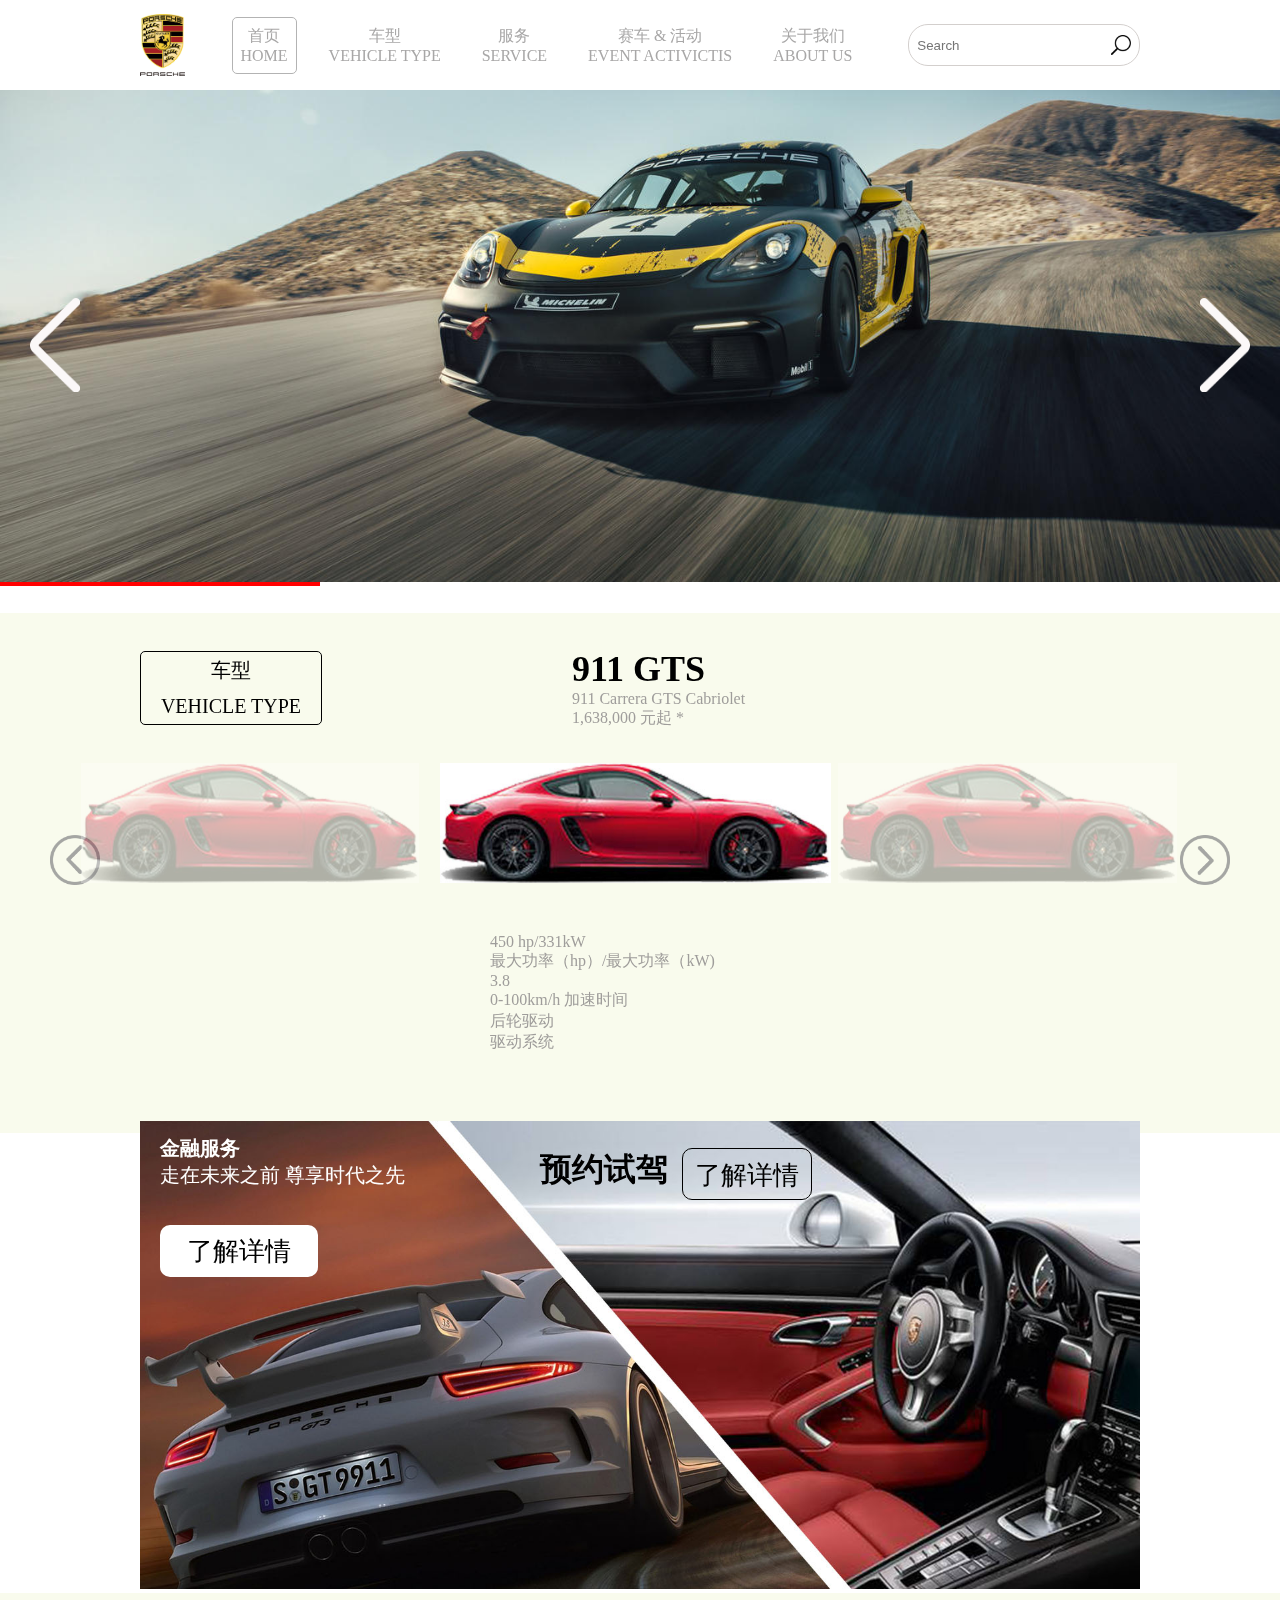
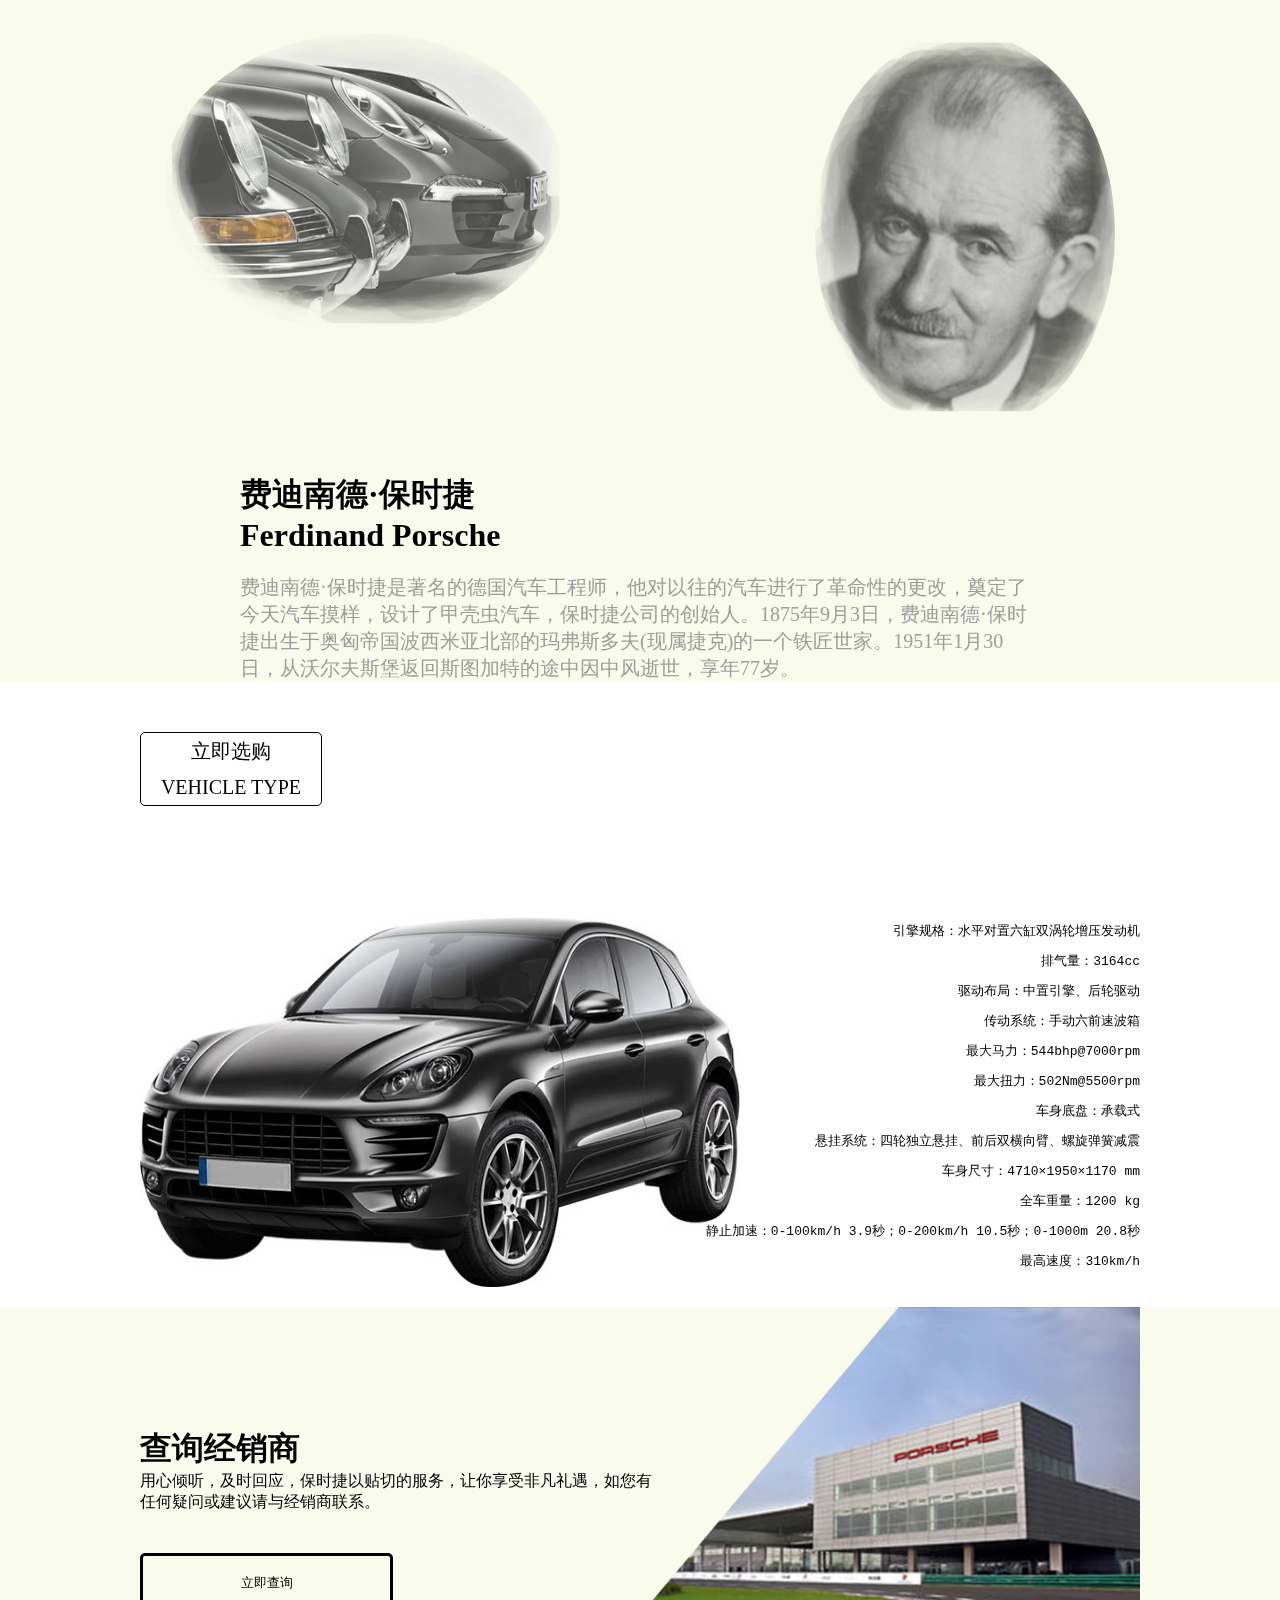
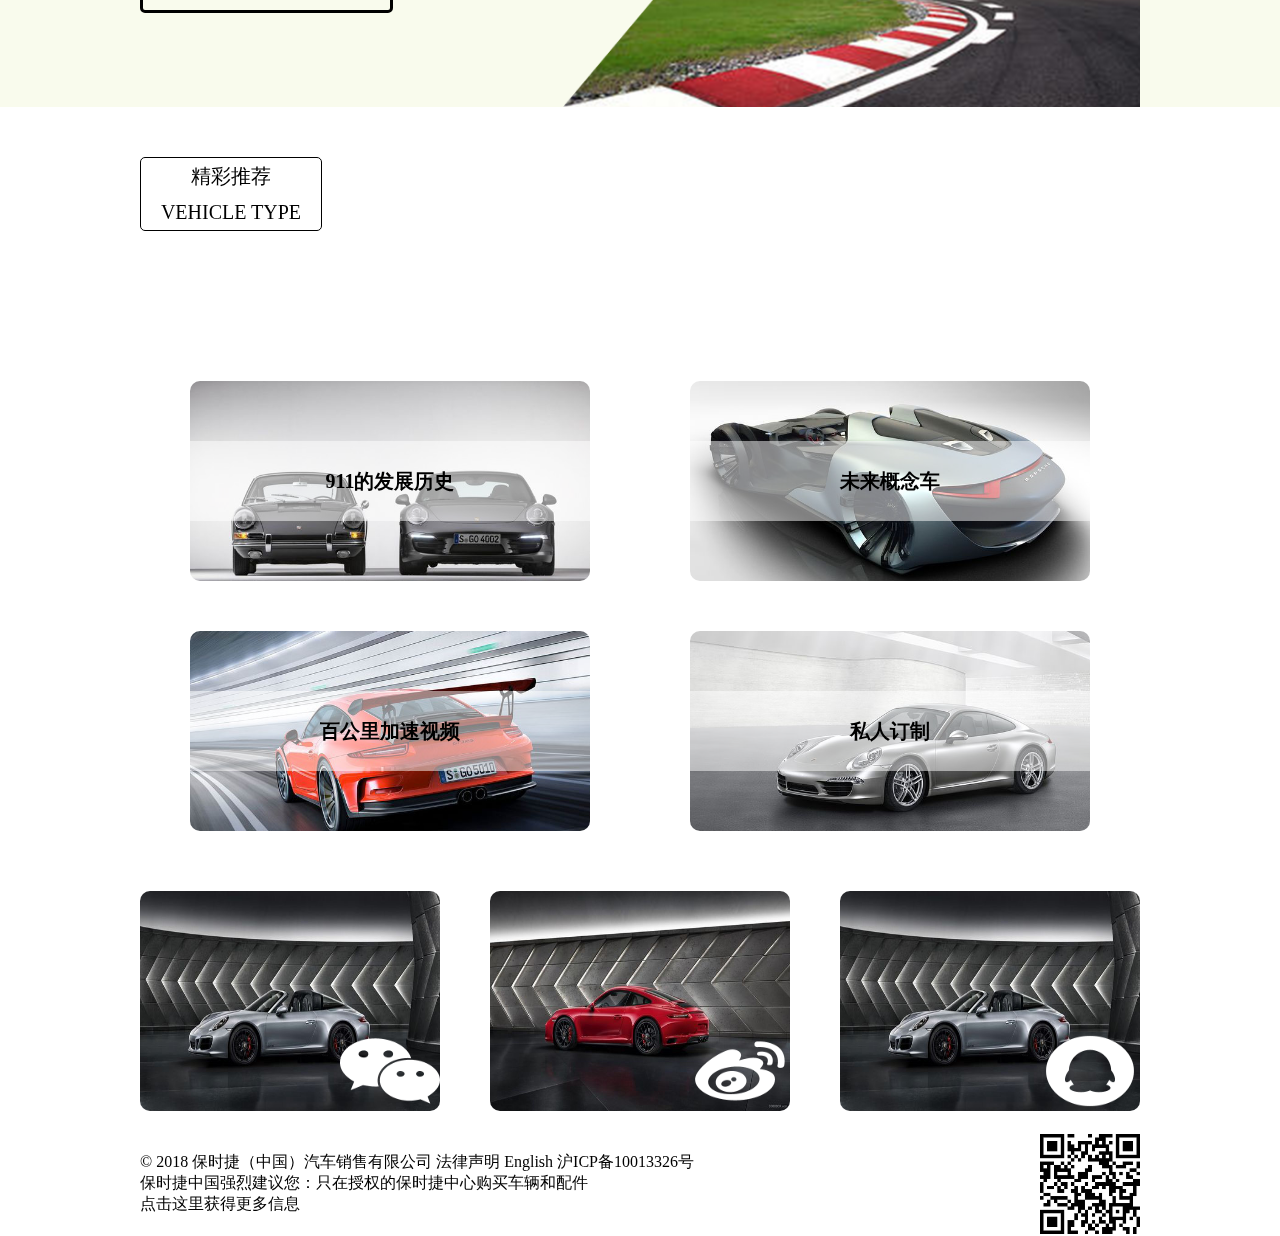
<file: index.html>
<!DOCTYPE html>
<html>
	<head>
		<meta charset="utf-8" />
		<title></title>
		<link rel="icon" type="text/css" href="img/img1/logo.jpg"/>
		<link rel="stylesheet" type="text/css" href="css/index.css"/>
		<script src="js/ajax.js" type="text/javascript" charset="utf-8"></script>	
	</head>
	<body>
		<header class="mui-bar mui-bar-nav" style="height: 90px;"></header>
		<article  class="lunbotu" style="height: 523px;"></article>	
		    <article>
		        <section class="carlunbo">
					<article>
						<div class="legend">车型 <br> VEHICLE TYPE</div>
						<div>
						<h1>911 GTS </h1>
		            <p> 911 Carrera GTS Cabriolet <br>1,638,000 元起 *</p>	
						</div>
		            
					</article>
		            
		            <div class="car-lunbo">
		                <img class="p1" src="img/img1/car.jpg" alt="">
		                <img class="p2" src="img/img1/car.jpg" alt="">
		                <img class="p3" src="img/img1/car.jpg" alt="">
		                <img class="p4" src="img/img1/car.jpg" alt="">
						<img class="p5" src="img/img1/car.jpg" alt="">
		            </div>
					<article>
					<p> 450 hp/331kW <br> 最大功率（hp）/最大功率（kW)</p>
		            <p>3.8 <br> 0-100km/h 加速时间</p>
		            <p>后轮驱动 <br>驱动系统</p>
					
					</article>
		           
		            <div class="img1"></div>
		            <div class="img2"></div>
					
		        </section>
		        <section class="imgbg">
		            <nav>
		                <h1>金融服务</h1>
		                <p>走在未来之前 尊享时代之先</p>
		                <h1 class="right2">预约试驾</h1>
		                <input type="button" name="left1" id="left1" value="了解详情">
		                <input type="button" name="right1" id="right1" value="了解详情">
		                <img src="img/img1/bg.jpg" alt="">
		            </nav>
		        </section>
		        <section class="story">
		            <div>
		                <img src="img/img1/car2-left.png" id="car2" alt="">
		                <img src="img/img1/car2-right.png" id="person" alt="">
		            </div>
		            <nav>
		                <h1>费迪南德·保时捷 <br>
		                    Ferdinand Porsche
		                </h1>
		                <p>费迪南德·保时捷是著名的德国汽车工程师，他对以往的汽车进行了革命性的更改，奠定了今天汽车摸样，设计了甲壳虫汽车，保时捷公司的创始人。1875年9月3日，费迪南德·保时捷出生于奥匈帝国波西米亚北部的玛弗斯多夫(现属捷克)的一个铁匠世家。1951年1月30日，从沃尔夫斯堡返回斯图加特的途中因中风逝世，享年77岁。</p>
		
		            </nav>
		
		
		        </section>
		        <section class="buy">
					<article class="legendjia"><div class="legend2">立即选购<br> VEHICLE TYPE</div></article>
		            
		            <nav>
		                <img src="img/img1/car3-r.jpg" alt="">
		            </nav>
					<article class="rightm">
						<pre>
		                            引擎规格：水平对置六缸双涡轮增压发动机
		                            排气量：3164cc
		                            驱动布局：中置引擎、后轮驱动
		                            传动系统：手动六前速波箱
		                            最大马力：544bhp@7000rpm
		                            最大扭力：502Nm@5500rpm
		                            车身底盘：承载式
		                            悬挂系统：四轮独立悬挂、前后双横向臂、螺旋弹簧减震
		                            车身尺寸：4710×1950×1170 mm
		                            全车重量：1200 kg
		                            静止加速：0-100km/h 3.9秒；0-200km/h 10.5秒；0-1000m 20.8秒
		                            最高速度：310km/h
		                    </pre>
					</article>
		            
		        </section>
		        <section class="consult">
		            <nav>
		                <div>
		                    <h1>查询经销商 </h1>
		                    <p>用心倾听，及时回应，保时捷以贴切的服务，让你享受非凡礼遇，如您有 <br> 任何疑问或建议请与经销商联系。</p>
		                </div>
		                <input type="button" value="立即查询">
		                <img src="img/img1/backg.png" alt="">
		            </nav>
		        </section>
		        <section class="recommend">
					<article class="legendjia"><div class="legend3">精彩推荐<br> VEHICLE TYPE</div></article>
		            
		            <ul class="first">
		                <li>
		                    <h1>911的发展历史</h1>
		                </li>
		                <li>
		                    <h1>未来概念车</h1>
		                </li>
		                <li>
		                    <h1>百公里加速视频</h1>
		                </li>
		                <li>
		                    <h1>私人订制</h1>
		                </li>
		            </ul>
		        </section>
		        <section class="adv">
		            <ul class="second">
		                <li><img src="img/img1/wx.png" alt=""></li>
		                <li><img src="img/img1/xl.png" alt=""></li>
		                <li><img src="img/img1/qq.png" alt=""></li>
		            </ul>
		
		        </section>
		    </article>	
			
			
			
			
		<footer style="height: 105px;" class="foot"></footer>
		<script src="js/chexing.js" type="text/javascript" charset="utf-8"></script>
		<script src="js/lunbo.js" type="text/javascript" charset="utf-8"></script>
		<script src="js/lunbo2.js" type="text/javascript" charset="utf-8"></script>
	</body>
</html>
</file>
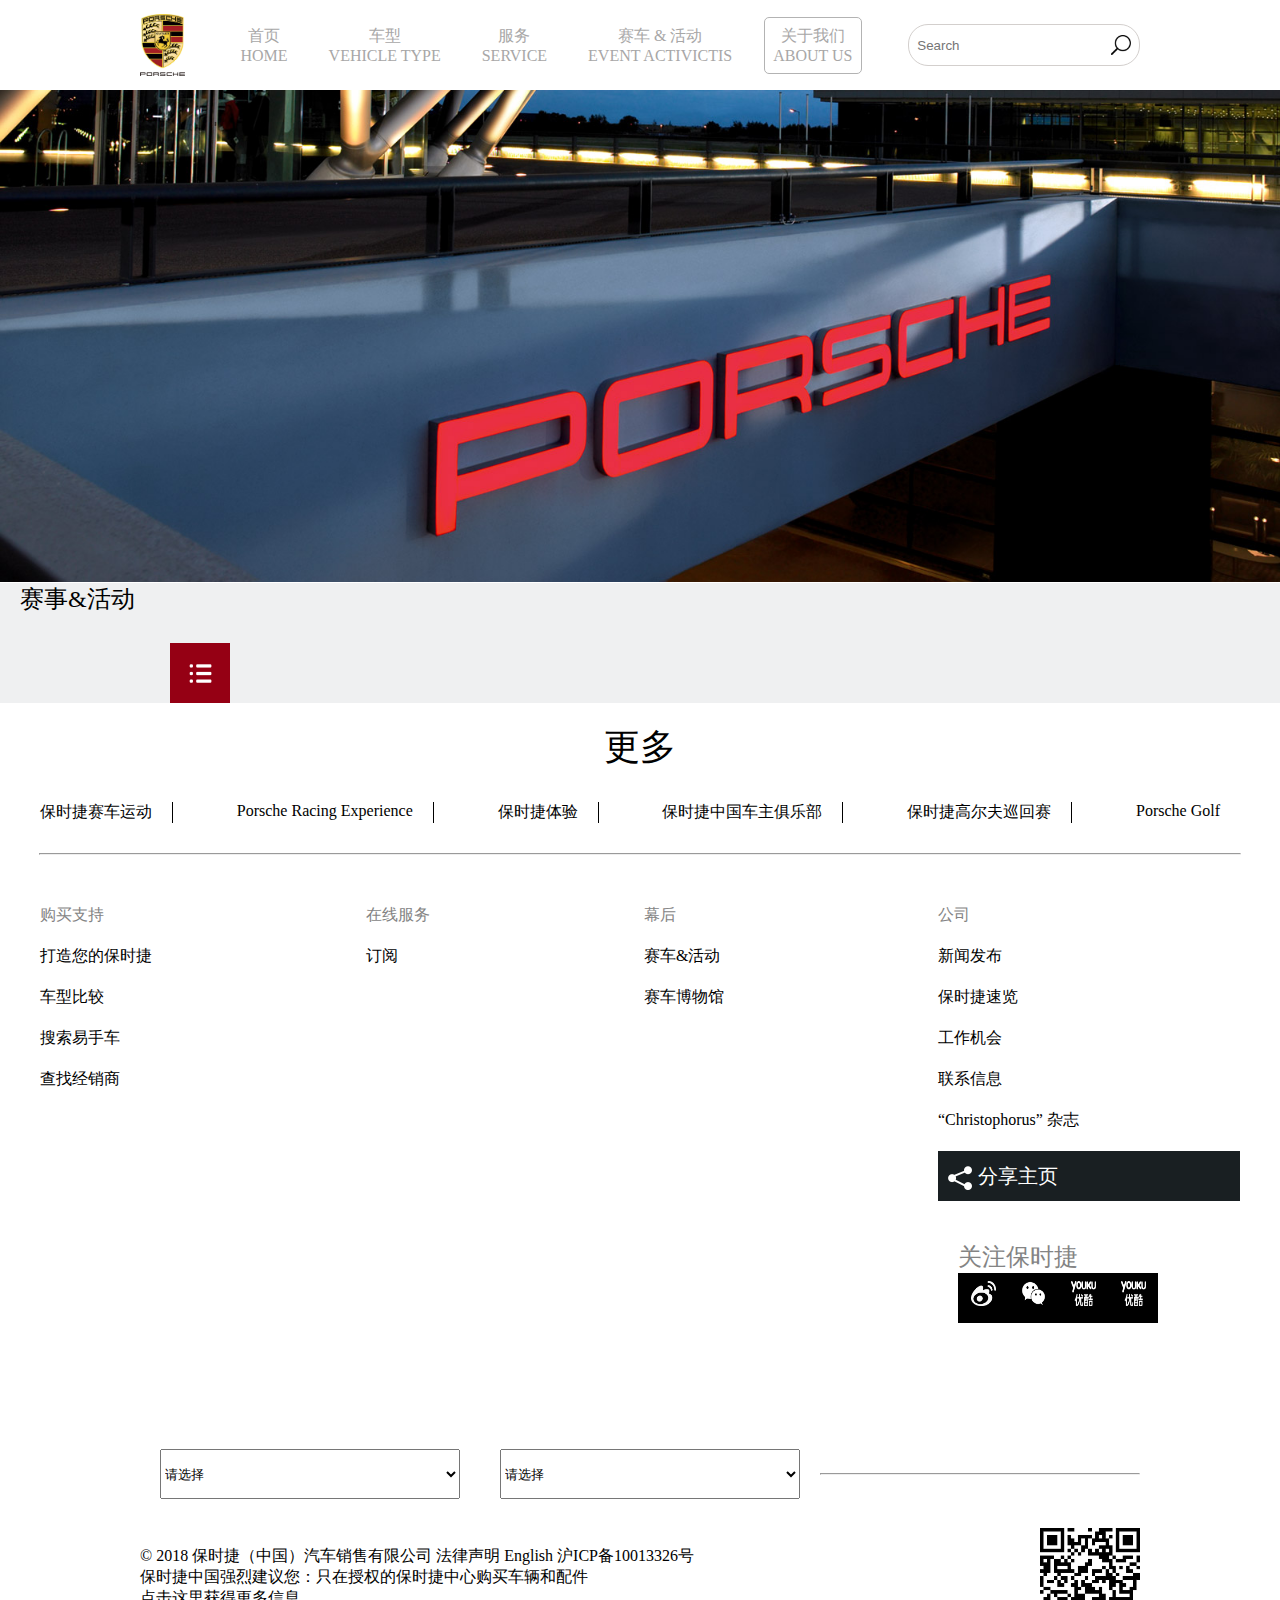
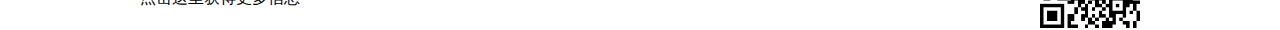
<file: about.html>
<!DOCTYPE html>
<html>
	<head>
		<meta charset="utf-8">
		<title></title>
		<link rel="icon" type="text/css" href="img/img1/logo.jpg"/>
		<link rel="stylesheet" type="text/css" href="css/about.css"/>
		<script src="js/ajax.js" type="text/javascript" charset="utf-8"></script>
	</head>
	<body>
		<header class="mui-bar mui-bar-nav" style="height: 90px;"></header>
		<img class="bg" src="img/img6/porsche-normal (1).jpg" alt="" />
  <article>
    <section class="menu1">
      <div>
        <nav>赛事&活动</nav>
      </div>
      <div class="move">

      
      <div >
        <div class="navail">
          <div class="na"></div>
        </div>
      </div>
    </div>
    </section>
    <article class="shen1"></article>

    <article class="shen">
      <section class="back">
        <h1>更多</h1>
        <ul>
          <li>保时捷赛车运动</li>
          <li>Porsche Racing Experience</li>
          <li>保时捷体验</li>
          <li>保时捷中国车主俱乐部</li>
          <li>保时捷高尔夫巡回赛</li>
          <li>Porsche Golf</li>
        </ul>
      </section>
      <hr />
      <section class="back1">
        <ul class="back-back">
          <li>
            购买支持
            <ul>
              <li>打造您的保时捷</li>
              <li>车型比较</li>
              <li>搜索易手车</li>
              <li>查找经销商</li>
            </ul>
          </li>
          <li>
            在线服务
            <ul>
              <li>订阅</li>
            </ul>
          </li>
          <li>
            幕后
            <ul>
              <li>赛车&活动</li>
              <li>赛车博物馆</li>
            </ul>
          </li>
          <li>
            公司
            <ul>
              <li>新闻发布</li>
              <li>保时捷速览</li>
              <li>工作机会</li>
              <li>联系信息</li>
              <li>“Christophorus” 杂志</li>
              <li>
                <div class="spare">
                  <img class="spare-icon" src="img/icon/spare.png" alt="" />
                  分享主页
                  <div class="dis">
                    <img src="img/icon/qq空间.png" alt="" />
                    <img src="img/icon/tecent.png" alt="" />
                    <img src="img/icon/qie.png" alt="" />
                    <img src="img/icon/renren.png" alt="" />
                    <img src="img/icon/souhu.png" alt="" />
                    <img src="img/icon/baidu.png" alt="" />
                  </div>
                </div>
              </li>
              <li id="posche">
                关注保时捷
                <ul id="posche-icon">
                  <li><img src="img/icon/xinlang.png" alt="" /></li>
                  <li><img src="img/icon/weixin.png" alt="" /></li>
                  <li><img src="img/icon/youku.png" alt="" /></li>
                  <li><img src="img/icon/youku.png" alt="" /></li>
                </ul>
              </li>
            </ul>
          </li>
        </ul>
      </section>
      <footer>
        <section class="select">
          <select class="domain" id="">
            <option value="">请选择</option>
          </select>
          <select class="country" id="">
            <option value="">请选择</option>
          </select>
        </section>
        <hr />
      </footer>
    </article>
  </article>	
		<footer style="height: 105px;" class="foot"></footer>
		<script src="js/chexing.js" type="text/javascript" charset="utf-8"></script>
		<script src="js/event.js" type="text/javascript" charset="utf-8"></script>
	</body>
</html>
</file>
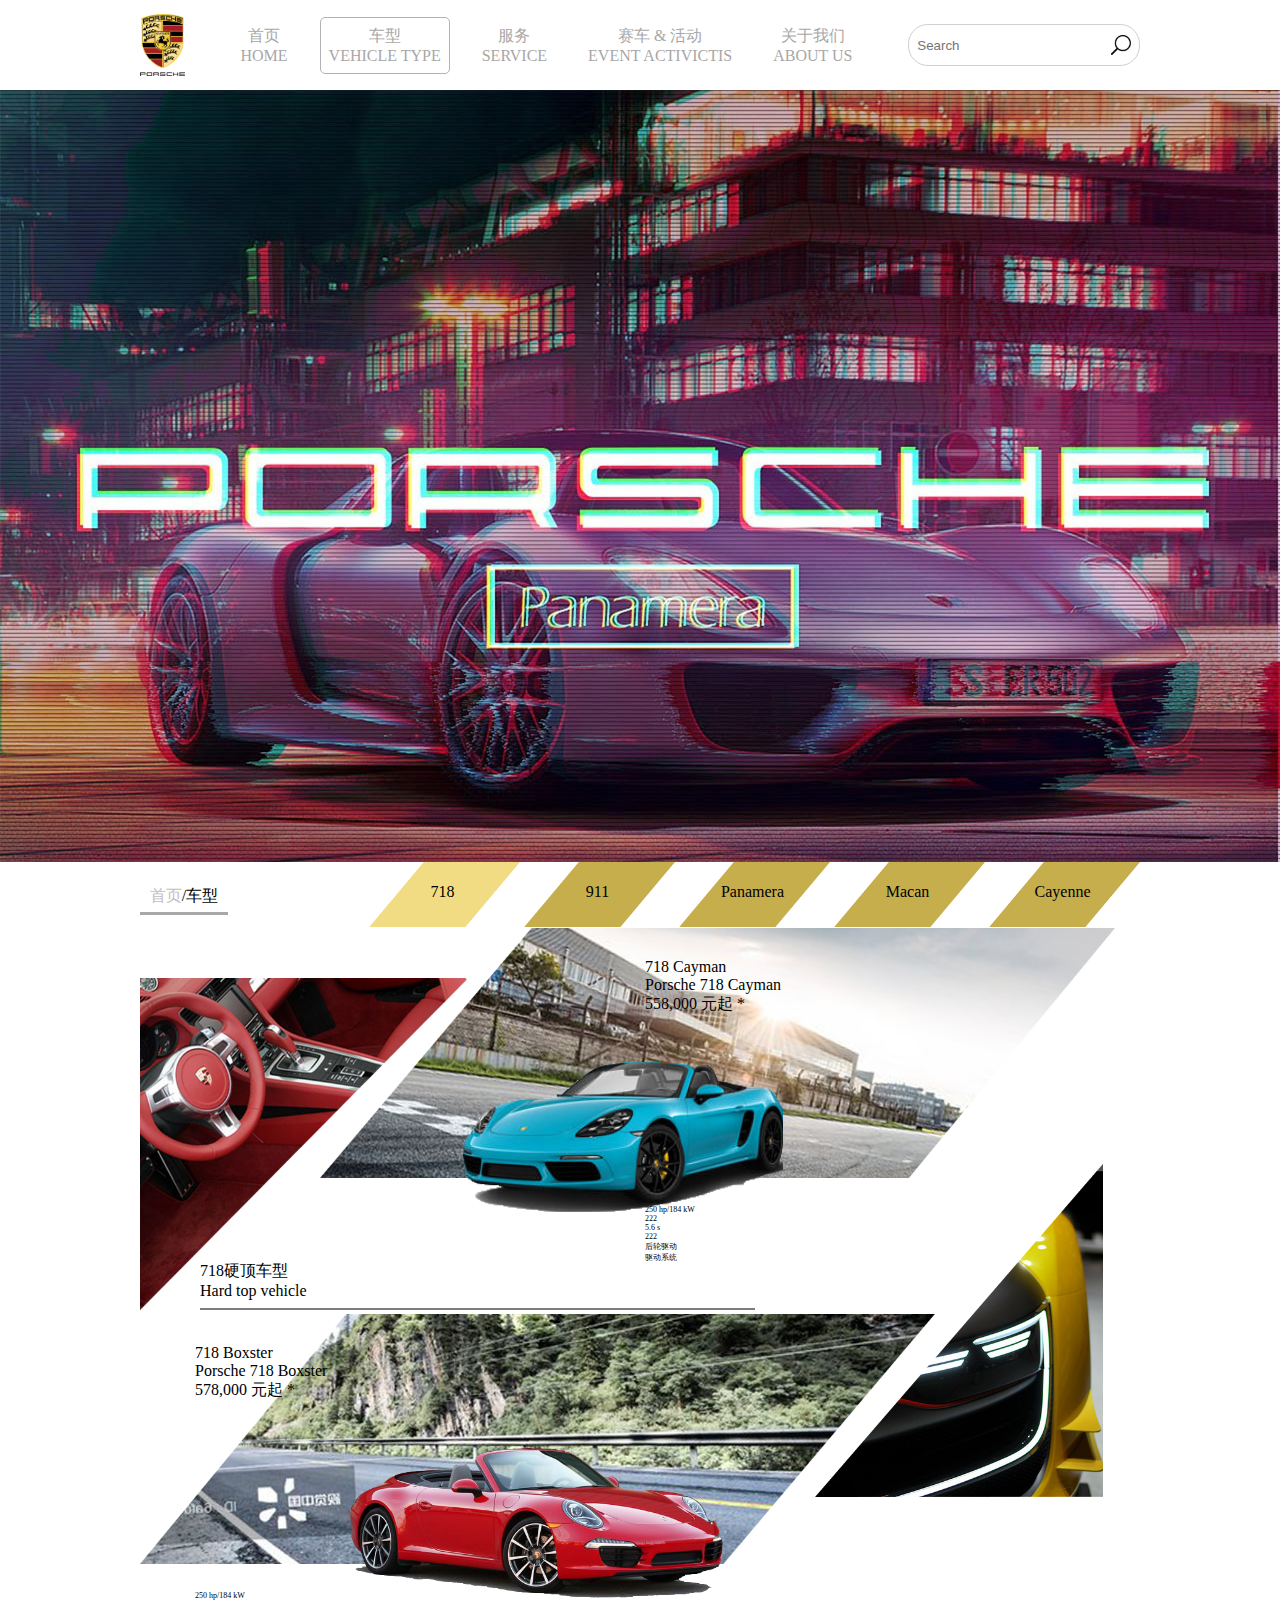
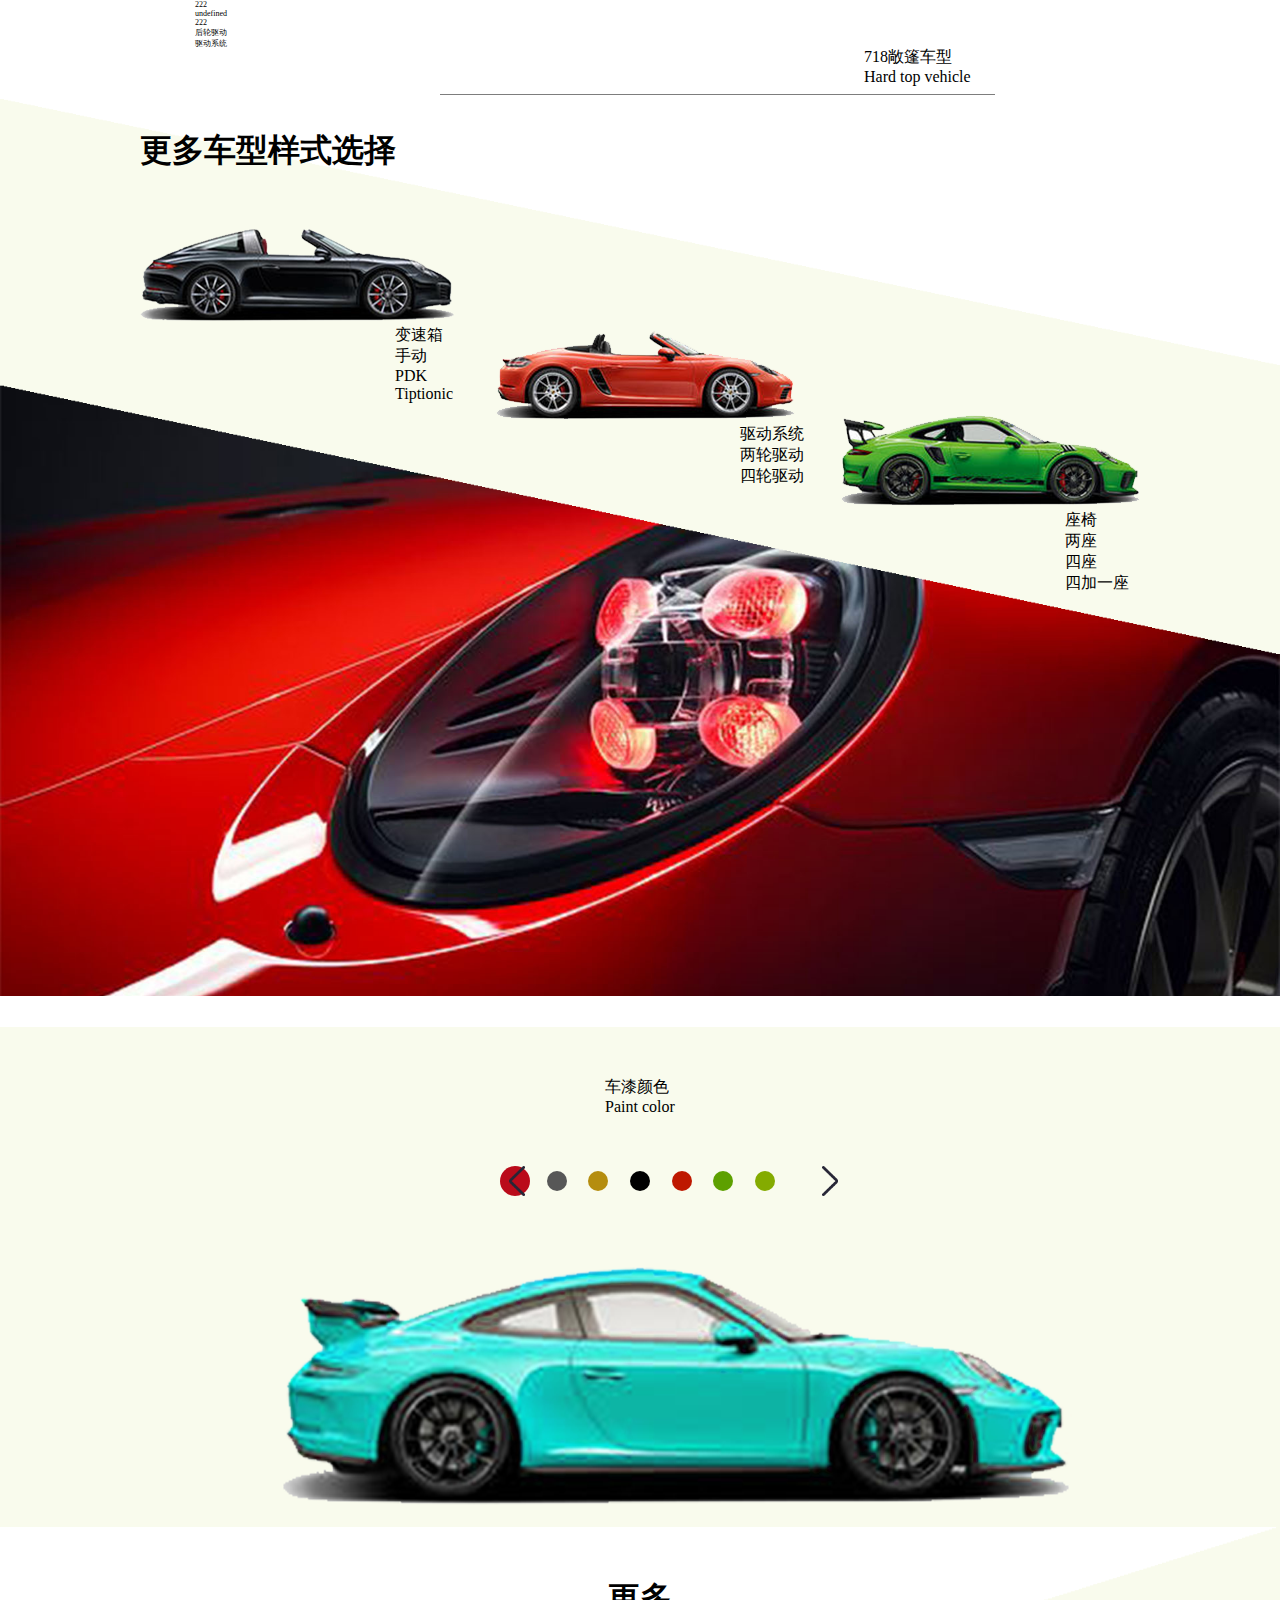
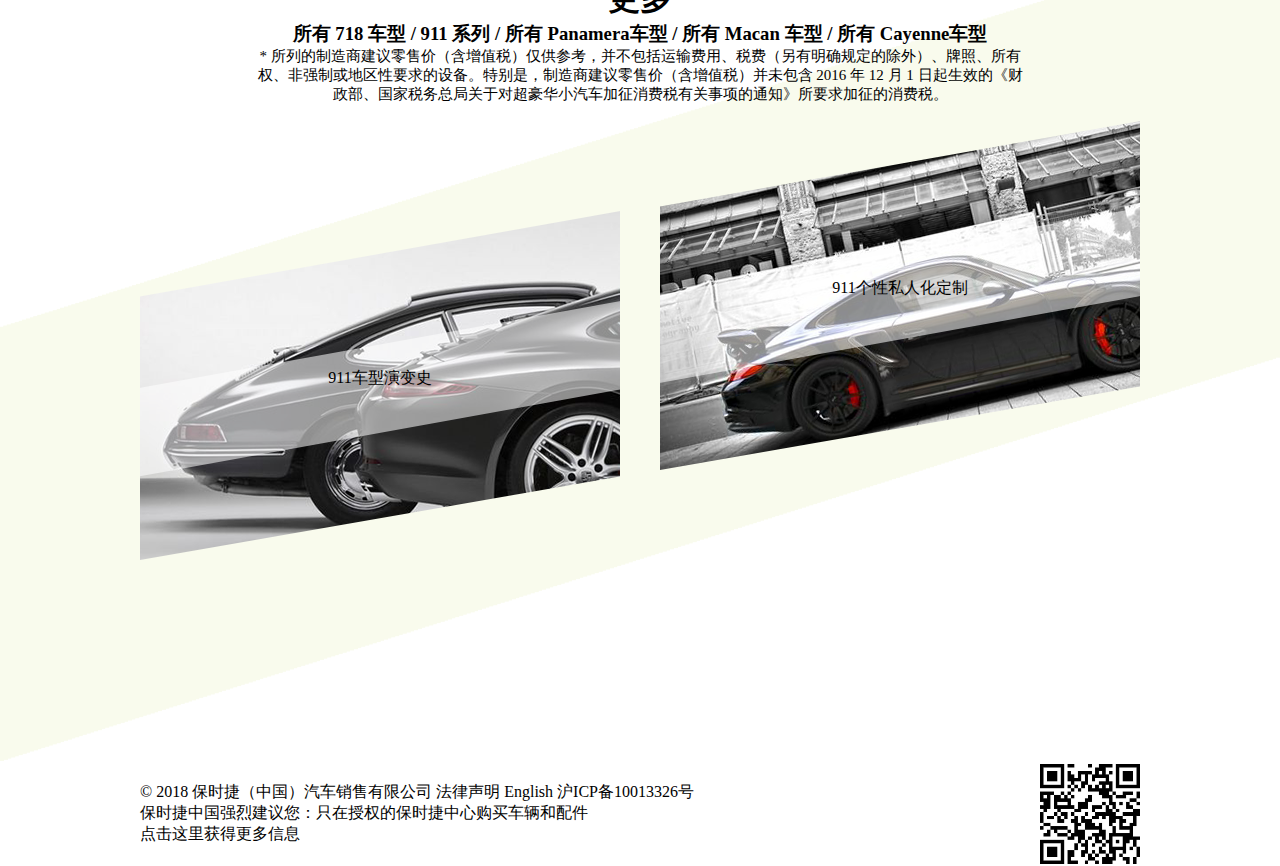
<file: chexing.html>
<!DOCTYPE html>
<html>
	<head>
		<meta charset="utf-8">
		<title></title>
	</head>
	<link rel="icon" type="text/css" href="img/img1/logo.jpg"/>
	<link rel="stylesheet" type="text/css" href="css/chexing.css"/>
	<script src="js/ajax.js" type="text/javascript" charset="utf-8"></script>	
	<body>	
	<header class="mui-bar mui-bar-nav" style="height: 90px;"></header>	
	<img src="img/img2/1.jpg" style="width: 100%;">
	<article class="car-lie">
		<p><span>首页</span>/车型</p>
		<ul id="qiehuan">
			<li id="qiehuan2">718</li>
			<li>911</li>
			<li>Panamera</li>
			<li>Macan</li>
			<li>Cayenne</li>
		</ul>		
	</article>
	<article class="car">
			
	</article>
		
		
	</article>
	<article class="yangshi">
		
		<article class="gengduoyangshi">
		<article class="gengduoyangshi-text">
			<h1>更多车型样式选择</h1>
			<img src="img/img2/8.png" alt="图片加载中">
			<p>变速箱<br>手动<br>PDK<br>Tiptionic</p>
			<img src="img/img2/9.png" alt="图片加载中">
			<p>驱动系统<br>两轮驱动<br>四轮驱动</p>
			<img src="img/img2/10.png" alt="图片加载中">
			<p>座椅<br>两座<br>四座<br>四加一座</p>			
		</article>	
	</article>
	<article class="datu">
			<img src="img/img2/11.jpg" alt="图片加载中">			
	</article>
	</article>
	<article class="car-qi">
		<p class="car-qi-text">车漆颜色<br> Paint color</p>
		<article class="car-qi-color">
			<p class="left_move"></p>
		<ul class="car-qi-color-point">
			<li><p class="point" id="da"></p></li>
			<li><p class="point"></p></li>
			<li><p class="point"></p></li>
			<li><p class="point"></p></li>
			<li><p class="point"></p></li>
			<li><p class="point"></p></li>
			<li><p class="point"></p></li>
		</ul>		
		<p class="right_move"></p>
		
		<ul class="car-qi-color2">
			<li id="btn"><img src="img/img2cheqi/1.png" ></li>
			<li><img src="img/img2cheqi/2.png"></li>
			<li><img src="img/img2cheqi/3.png"></li>
			<li><img src="img/img2cheqi/4.png"></li>
			<li><img src="img/img2cheqi/5.png"></li>
			<li><img src="img/img2cheqi/6.png"></li>
			<li><img src="img/img2cheqi/7.png"></li>
		</ul>
		</article>
		
		
	</article>
	<article class="gengduo">
		<article class="gengduo-text">
			<h1>更多</h1>
		<h3>所有 718 车型 / 911 系列 / 所有 Panamera车型 / 所有 Macan 车型 /  所有 Cayenne车型</h3>
		<p>*  所列的制造商建议零售价（含增值税）仅供参考，并不包括运输费用、税费（另有明确规定的除外）、牌照、所有权、非强制或地区性要求的设备。特别是，制造商建议零售价（含增值税）并未包含 2016 年 12 月 1 日起生效的《财政部、国家税务总局关于对超豪华小汽车加征消费税有关事项的通知》所要求加征的消费税。</p>

		</article>
		<article class="gengduo-bg-dingwei">
			<article class="gengduo-bg">
			911车型演变史
		</article>
		<article class="gengduo-bg2">
			911个性私人化定制
		</article>
		</article>
	
	</article>
	<footer style="height: 105px;" class="foot"></footer>
	<script src="js/chexing.js" type="text/javascript" charset="utf-8"></script>
	<script src="js/chexing2.js"></script>
	</body>
</html>
</file>
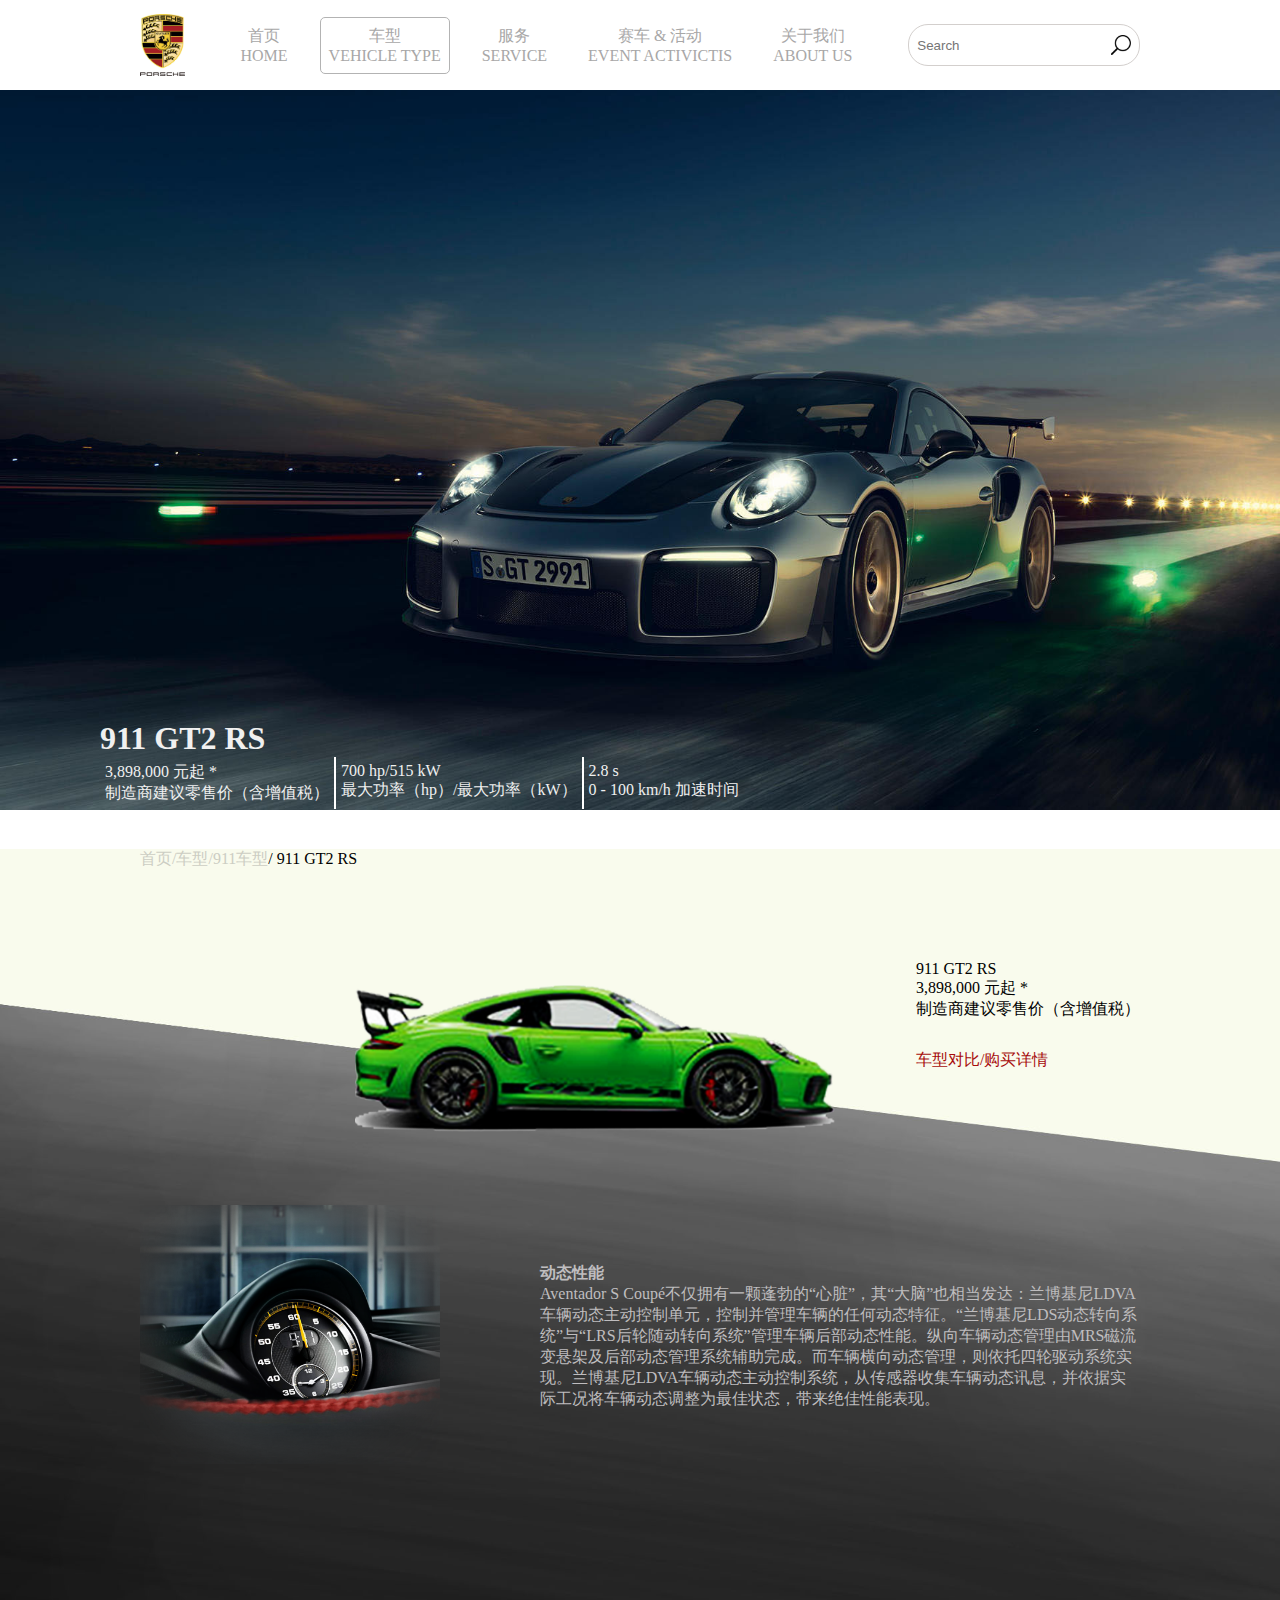
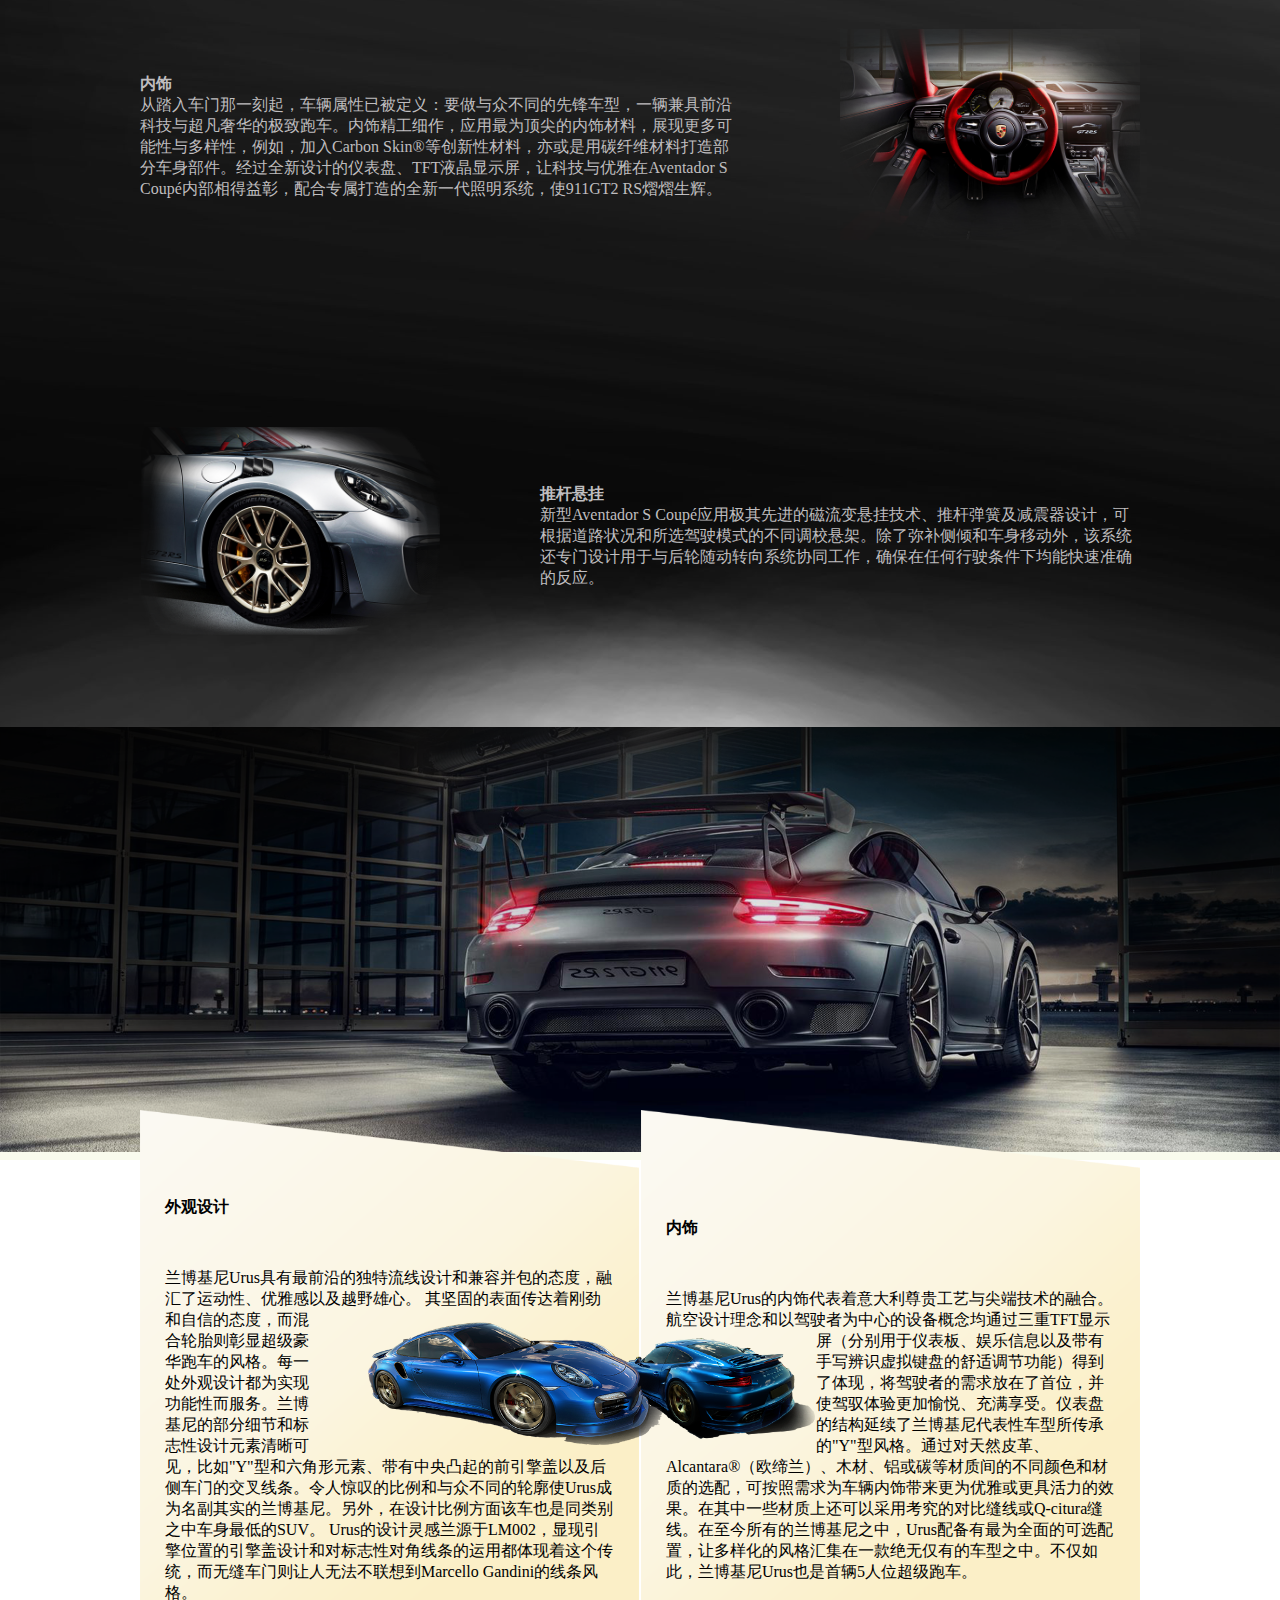
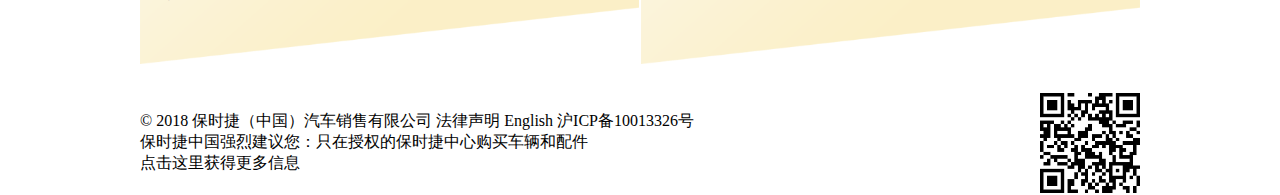
<file: chexingxiangqing.html>
<!DOCTYPE html>
<html>
	<head>
		<meta charset="utf-8">
		<title></title>
	</head>
	<link rel="icon" type="text/css" href="img/img1/logo.jpg"/>
	<link rel="stylesheet" href="css/chexingxinagqing.css">
	<script src="js/ajax.js" type="text/javascript" charset="utf-8"></script>
	<body>
		<header class="mui-bar mui-bar-nav" style="height: 90px;"></header>	
		<article class="nav-bg">
			<h1>911 GT2 RS</h1>
			<ul>
				<li>3,898,000 元起 * <br>制造商建议零售价（含增值税）</li>
				<li>700 hp/515 kW <br>最大功率（hp）/最大功率（kW） </li>
				<li> 2.8 s <br>0 - 100 km/h 加速时间 </li>
			</ul>
		</article>
		<article class="big-bg">
			<article class="big-bg-text">
			   <p class="big-bg-text-1"><span>首页/车型/911车型</span>/ 911 GT2 RS</p>
			   <article class="big-bg-text-2">
				<p>911 GT2 RS <br>3,898,000 元起 * <br>制造商建议零售价（含增值税）</p>
			   <p>车型对比/购买详情</p>      
			   </article>
			   <img src="img/img3/fuwu-1.png" alt="" class=" chexing-2">
			   <article class="xingneng">
				   <article class="xingneng-img">
					 <img src="img/img3/chexing-2.png" alt="" >  
				   </article>
				   
				   <article class="xingneng-text">
					   <h4>动态性能</h4>
					   <span>Aventador S Coupé不仅拥有一颗蓬勃的“心脏”，其“大脑”也相当发达：兰博基尼LDVA车辆动态主动控制单元，控制并管理车辆的任何动态特征。“兰博基尼LDS动态转向系统”与“LRS后轮随动转向系统”管理车辆后部动态性能。纵向车辆动态管理由MRS磁流变悬架及后部动态管理系统辅助完成。而车辆横向动态管理，则依托四轮驱动系统实现。兰博基尼LDVA车辆动态主动控制系统，从传感器收集车辆动态讯息，并依据实际工况将车辆动态调整为最佳状态，带来绝佳性能表现。</span>
				   </article>
			   </article>
			   <article class="neishi">
				  <article class="neishi-text">
				  	<h4>内饰</h4>
				  	<span>从踏入车门那一刻起，车辆属性已被定义：要做与众不同的先锋车型，一辆兼具前沿科技与超凡奢华的极致跑车。内饰精工细作，应用最为顶尖的内饰材料，展现更多可能性与多样性，例如，加入Carbon Skin®等创新性材料，亦或是用碳纤维材料打造部分车身部件。经过全新设计的仪表盘、TFT液晶显示屏，让科技与优雅在Aventador S Coupé内部相得益彰，配合专属打造的全新一代照明系统，使911GT2 RS熠熠生辉。</span>
				  </article> 
				   <article class="neishi-img">
				  <img src="img/img3/chexing-3.png" alt="" >  
				  </article>			   
			   </article>
			   <article class="xuangua">
			   	<article class="xuangua-img">
			   	<img src="img/img3/chexing-4.png" alt="" >  
			   	</article>
			   	
			   	<article class="xuangua-text">
			   		<h4>推杆悬挂</h4>
			   		<span>新型Aventador S Coupé应用极其先进的磁流变悬挂技术、推杆弹簧及减震器设计，可根据道路状况和所选驾驶模式的不同调校悬架。除了弥补侧倾和车身移动外，该系统还专门设计用于与后轮随动转向系统协同工作，确保在任何行驶条件下均能快速准确的反应。</span>
			   	</article>
			   </article>
			  
			</article>
			 <article class="foot-bg">
				   <img src="img/img3/chexing-5.png" >
			   </article>
			</article>
			<article class="jianjie">
				<article class="waiguan">
					<article>
						<h4>外观设计  </h4>
					<div id="" style="width: 0;height: 95px;float: right;">
						
					</div>	
					<img src="img/img3/chexing-6.png">
					<p>兰博基尼Urus具有最前沿的独特流线设计和兼容并包的态度，融汇了运动性、优雅感以及越野雄心。	其坚固的表面传达着刚劲和自信的态度，而混合轮胎则彰显超级豪华跑车的风格。每一处外观设计都为实现功能性而服务。兰博基尼的部分细节和标志性设计元素清晰可见，比如"Y"型和六角形元素、带有中央凸起的前引擎盖以及后侧车门的交叉线条。令人惊叹的比例和与众不同的轮廓使Urus成为名副其实的兰博基尼。另外，在设计比例方面该车也是同类别之中车身最低的SUV。 Urus的设计灵感兰源于LM002，显现引擎位置的引擎盖设计和对标志性对角线条的运用都体现着这个传统，而无缝车门则让人无法不联想到Marcello Gandini的线条风格。</p>

					</article>
					
					</article>
				<article class="jianjie-img">
					
					
				</article>
				<article class="neishi2">
					<article>
						<h4>内饰</h4>
						<div id="" style="width: 0;height: 95px;float: left;">
							
						</div>
						<img src="img/img3/chexing-7.png" >
					<p>兰博基尼Urus的内饰代表着意大利尊贵工艺与尖端技术的融合。航空设计理念和以驾驶者为中心的设备概念均通过三重TFT显示屏（分别用于仪表板、娱乐信息以及带有手写辨识虚拟键盘的舒适调节功能）得到了体现，将驾驶者的需求放在了首位，并使驾驭体验更加愉悦、充满享受。仪表盘的结构延续了兰博基尼代表性车型所传承的"Y"型风格。通过对天然皮革、Alcantara®（欧缔兰）、木材、铝或碳等材质间的不同颜色和材质的选配，可按照需求为车辆内饰带来更为优雅或更具活力的效果。在其中一些材质上还可以采用考究的对比缝线或Q-citura缝线。在至今所有的兰博基尼之中，Urus配备有最为全面的可选配置，让多样化的风格汇集在一款绝无仅有的车型之中。不仅如此，兰博基尼Urus也是首辆5人位超级跑车。</p>

					</article>
					
					</article>
			</article>
		<footer style="height: 105px;" class="foot"></footer>
		<script src="js/chexing.js" type="text/javascript" charset="utf-8"></script>
	</body>
</html>
</file>
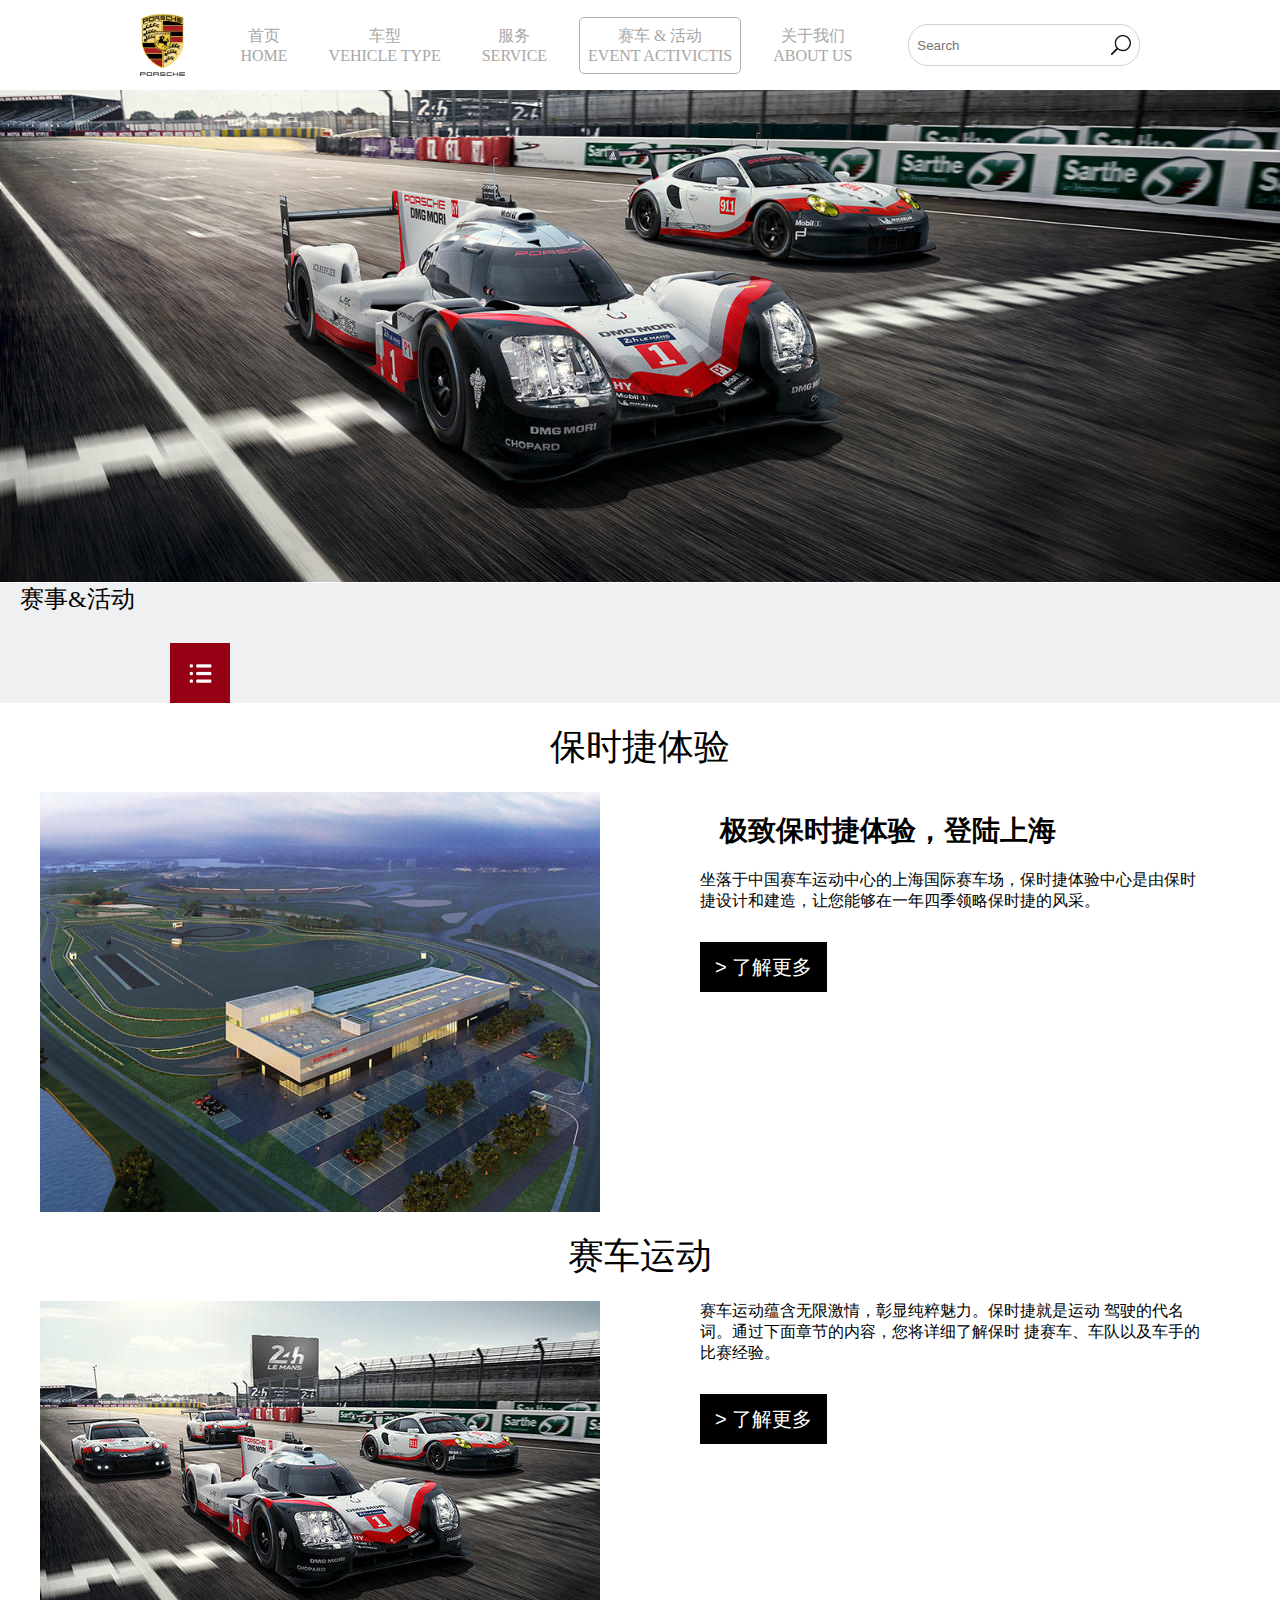
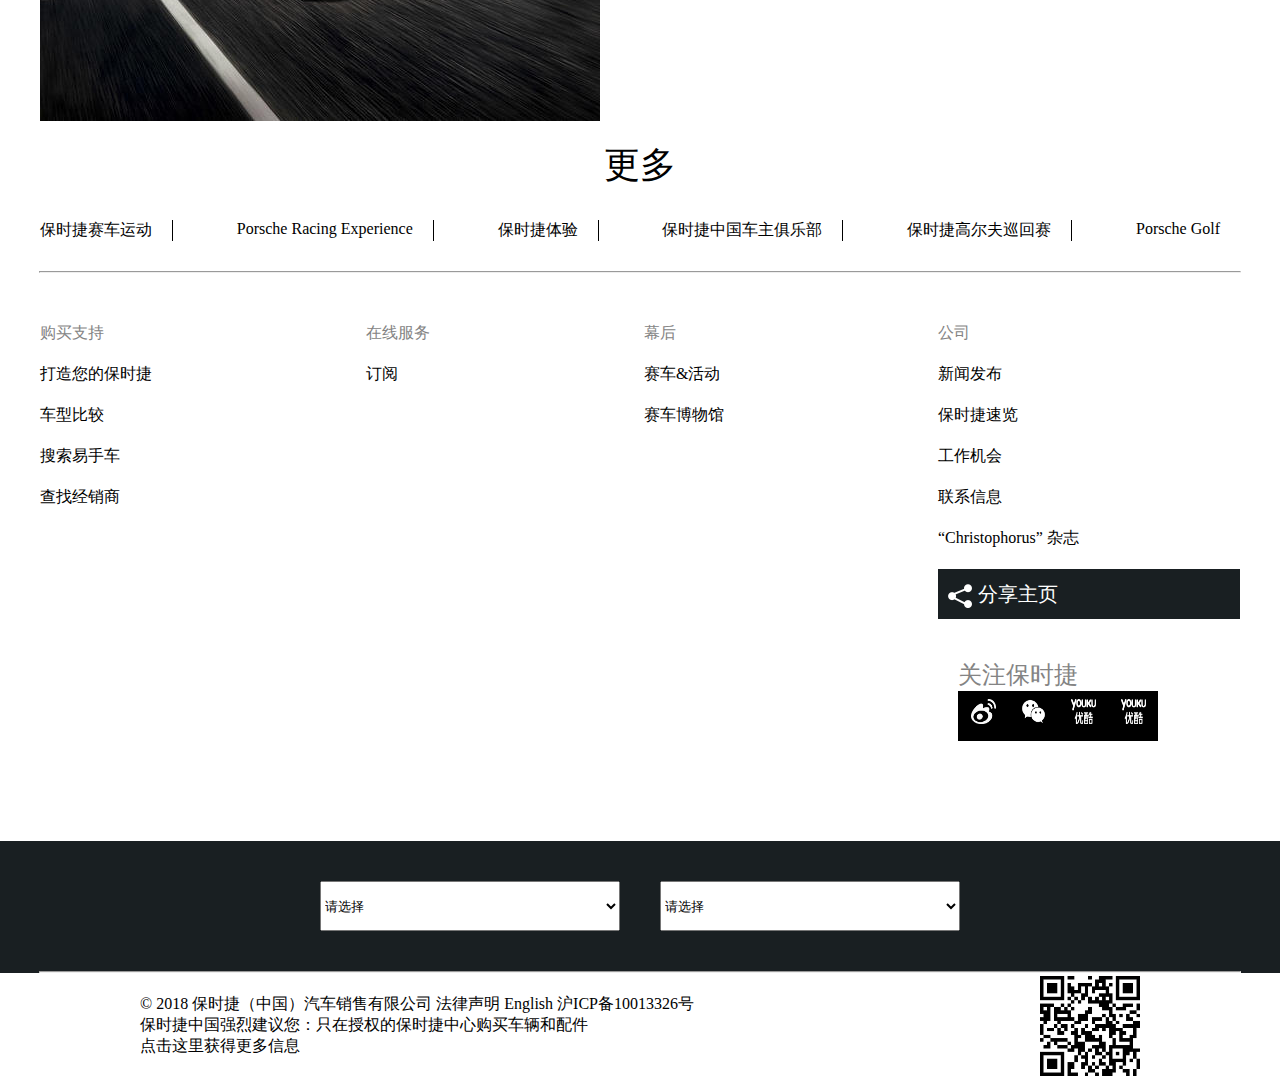
<file: event.html>
<!DOCTYPE html>
<html>
	<head>
		<meta charset="utf-8">
		<title></title>
		<link rel="icon" type="text/css" href="img/img1/logo.jpg"/>
		<link rel="stylesheet" type="text/css" href="css/event.css"/>
		<script src="js/ajax.js" type="text/javascript" charset="utf-8"></script>
	</head>
	<body>
		<header class="mui-bar mui-bar-nav" style="height: 90px;"></header>
    <img class="bg" src="img/img6/porsche-normal.jpg" alt="" />
    <article class="shen">
      <section class="menu1">
        <div><nav>赛事&活动</nav></div>
        <div class="move">

      
            <div >
              <div class="navail">
                <div class="na"></div>
              </div>
            </div>
          </div>
      </section>
      <article>
        <section>
          <h1>保时捷体验</h1>
          <div>
            <img src="img/img6/porsche-preview.jpg" alt="" />
            <div class="art">
              <h3>极致保时捷体验，登陆上海</h3>
              <p>
                坐落于中国赛车运动中心的上海国际赛车场，保时捷体验中心是由保时捷设计和建造，让您能够在一年四季领略保时捷的风采。
              </p>
              <input type="button" value="> 了解更多" />
            </div>
          </div>
        </section>
        <section>
          <h1>赛车运动</h1>
          <div>
            <img src="img/img6/porsche-preview (1).jpg" alt="" />
            <div class="art">
              <p>
                赛车运动蕴含无限激情，彰显纯粹魅力。保时捷就是运动
                驾驶的代名词。通过下面章节的内容，您将详细了解保时
                捷赛车、车队以及车手的比赛经验。
              </p>
              <input type="button" value="> 了解更多" />
            </div>
          </div>
        </section>
      </article>
      <article class="shen">
        <section class="back">
          <h1>更多</h1>
          <ul>
            <li>保时捷赛车运动</li>
            <li>Porsche Racing Experience</li>
            <li>保时捷体验</li>
            <li>保时捷中国车主俱乐部</li>
            <li>保时捷高尔夫巡回赛</li>
            <li>Porsche Golf</li>
          </ul>
        </section>
        <hr />
        <section class="back1">
          <ul class="back-back">
            <li>
              购买支持
              <ul>
                <li>打造您的保时捷</li>
                <li>车型比较</li>
                <li>搜索易手车</li>
                <li>查找经销商</li>
              </ul>
            </li>
            <li>
              在线服务
              <ul>
                <li>订阅</li>
              </ul>
            </li>
            <li>
              幕后
              <ul>
                <li>赛车&活动</li>
                <li>赛车博物馆</li>
              </ul>
            </li>
            <li>
              公司
              <ul>
                <li>新闻发布</li>
                <li>保时捷速览</li>
                <li>工作机会</li>
                <li>联系信息</li>
                <li>“Christophorus” 杂志</li>
                <li>
                  <div class="spare">
                    <img class="spare-icon" src="img/icon/spare.png" alt="" />
                    分享主页
                    <div class="dis">
                      <img src="img/icon/qq空间.png" alt="" />
                      <img src="img/icon/tecent.png" alt="" />
                      <img src="img/icon/qie.png" alt="" />
                      <img src="img/icon/renren.png" alt="" />
                      <img src="img/icon/souhu.png" alt="" />
                      <img src="img/icon/baidu.png" alt="" />
                    </div>
                  </div>
                </li>
                <li id="posche">
                  关注保时捷
                  <ul id="posche-icon">
                    <li><img src="img/icon/xinlang.png" alt="" /></li>
                    <li><img src="img/icon/weixin.png" alt="" /></li>
                    <li><img src="img/icon/youku.png" alt="" /></li>
                    <li><img src="img/icon/youku.png" alt="" /></li>
                  </ul>
                </li>
              </ul>
            </li>
          </ul>
        </section>
        <article class="choice">
          <section class="select">
              <select class="domain" id="">
                  <option value="">请选择</option>
                </select>
                <select class="country" id="">
                  <option value="">请选择</option>
                </select>
          </section>
          <hr />
        </article>
      </article>
    </article>

		
		
		
		
		
		
		<footer style="height: 105px;" class="foot"></footer>
		<script src="js/chexing.js" type="text/javascript" charset="utf-8"></script>
		<script src="js/event.js" type="text/javascript" charset="utf-8"></script>
	</body>
</html>
</file>
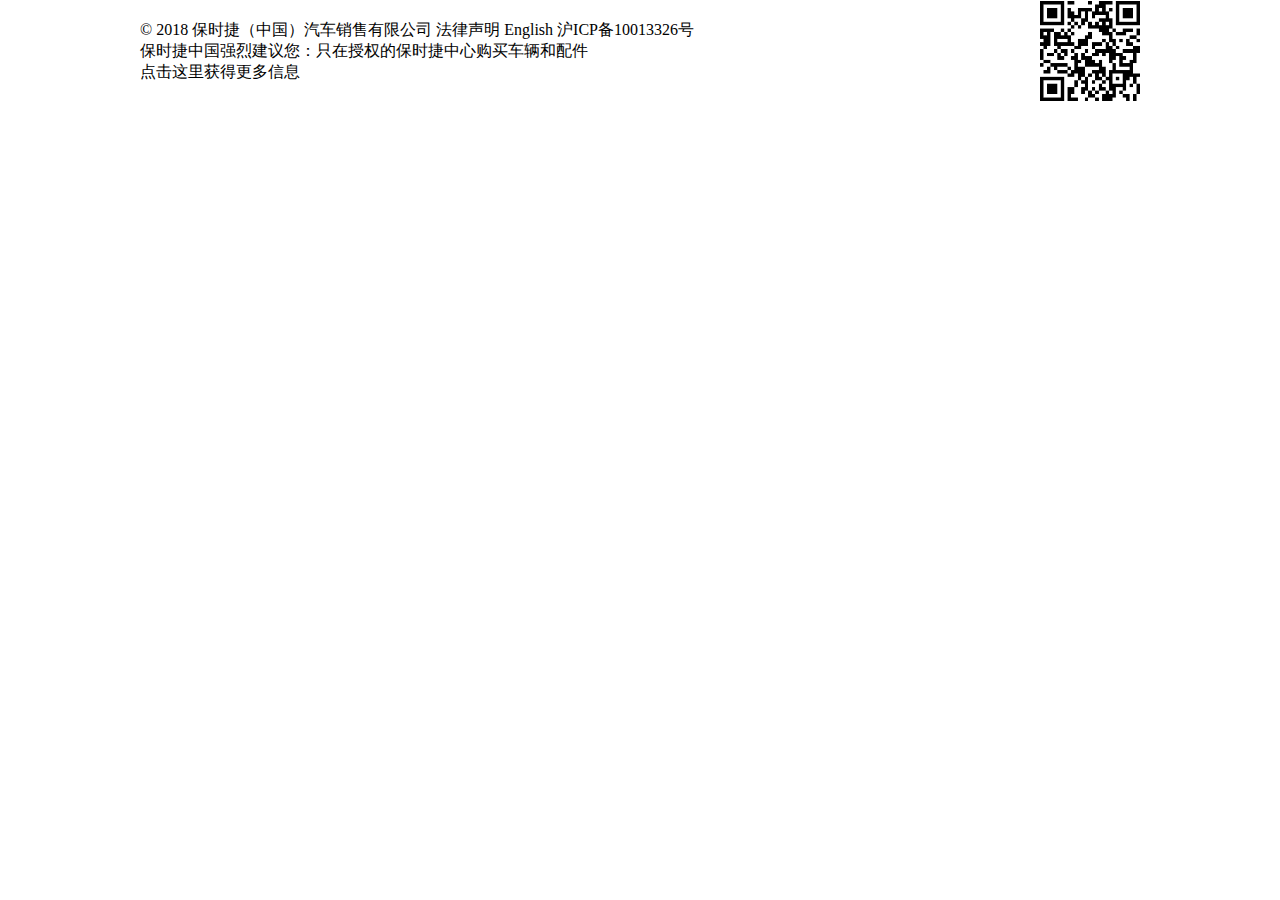
<file: footer.html>
<!DOCTYPE html>
<html>
	<head>
		<meta charset="utf-8">
		<title></title>
		<link rel="stylesheet" type="text/css" href="css/footer.css"/>
	</head>
	<body>
		<footer>
			<ul>
				<li>© 2018 保时捷（中国）汽车销售有限公司 法律声明   English   沪ICP备10013326号 </li>
				<li>保时捷中国强烈建议您：只在授权的保时捷中心购买车辆和配件</li>
				<li>点击这里获得更多信息</li>
			</ul>
				
			<img src="img/img1/wx.jpg" >
			
			
		</footer>
	</body>
</html>
</file>
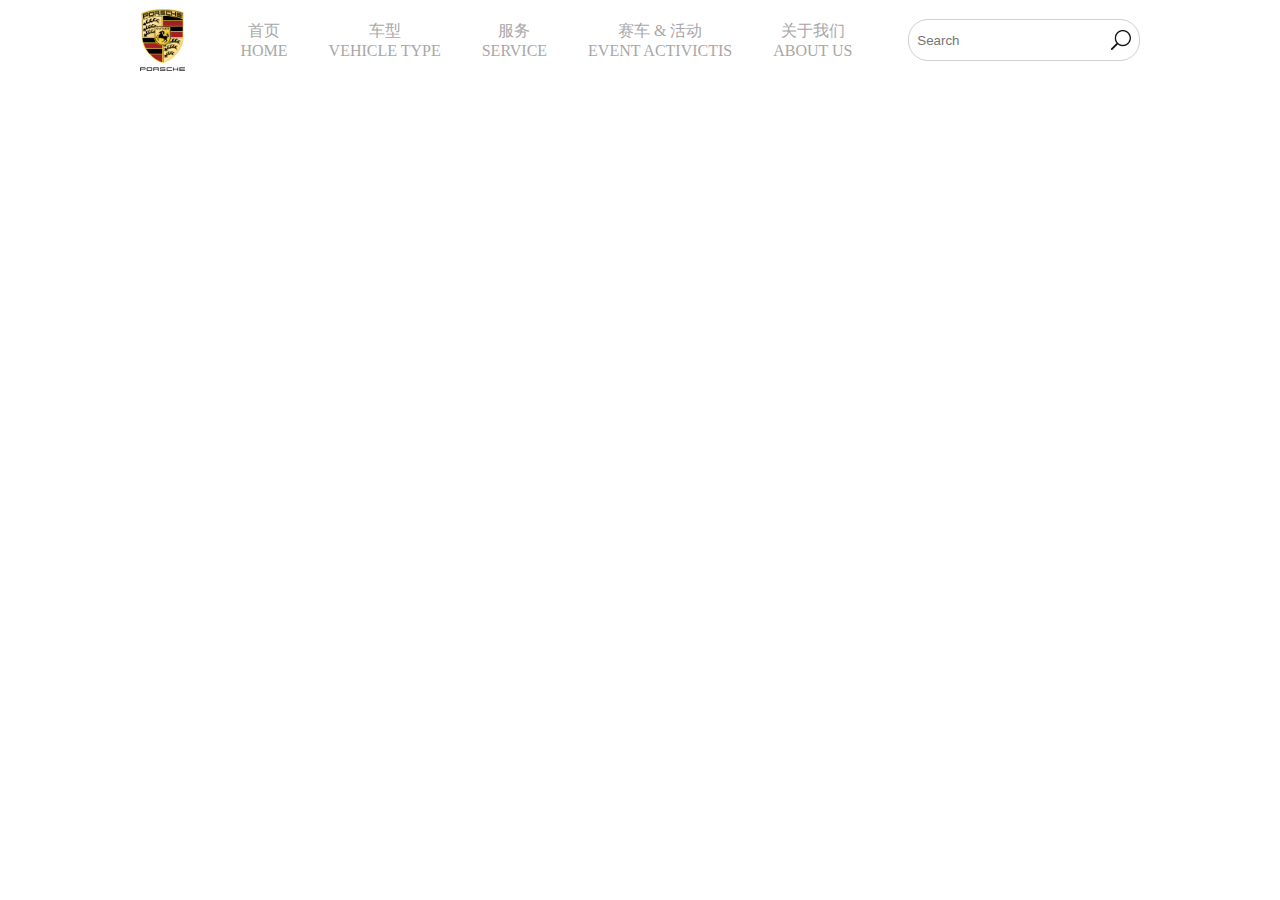
<file: head.html>
<!DOCTYPE html>
<html>
	<head>
		<meta charset="utf-8">
		<title></title>
		<link rel="stylesheet" type="text/css" href="css/head.css"/>
	</head>
	<body>
		<header class="mui-bar mui-bar-nav">
			<img src="img/img1/logo.jpg" >
			<ul>
				<li><a href="index.html">首页<br>HOME</a></li>
				<li><a href="chexing.html">车型<br>VEHICLE TYPE</a></li>
				<li><a href="service.html">服务<br> SERVICE</a></li>
				<li><a href="event.html">赛车 & 活动<br> EVENT ACTIVICTIS</a></li>
				<li><a href="about.html">关于我们<br>ABOUT US</a></li>
			</ul>
			<p><input type="text" name="" id="" value="" placeholder="Search"/>
			<img src="img/img1/search.ico" ></p>
		</header>
	</body>
</html>
</file>
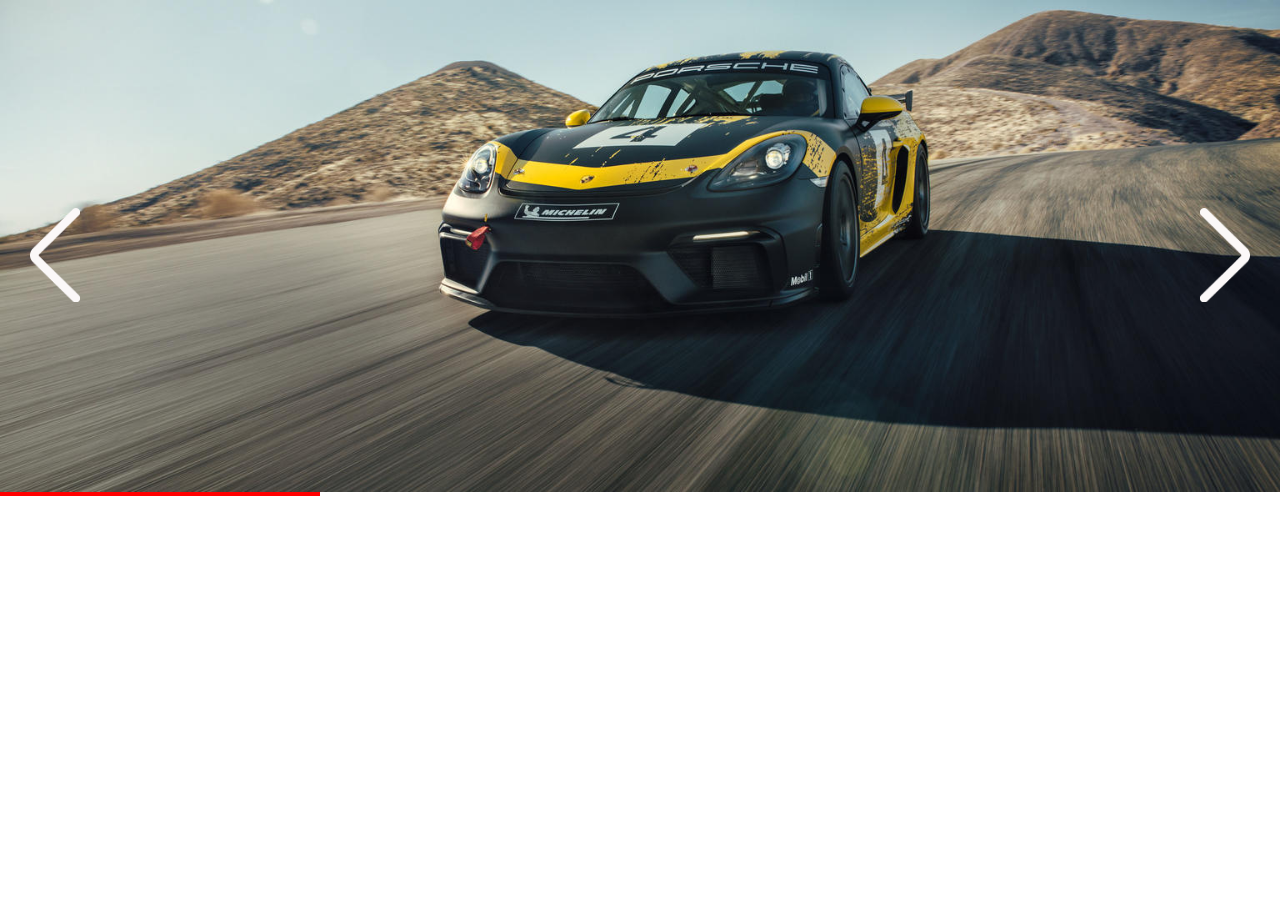
<file: lunbo.html>
<!DOCTYPE html>
<html>
	<head>
		<meta charset="utf-8">
		<title></title>
	</head>
	<link rel="stylesheet" type="text/css" href="css/lunbo.css"/>
	<body>
		<article class="mui-bar">
			<ul class="lunbo">
				<li><img src="img/img1/porsche-normal.jpg" ></li>
				<li><img src="img/img1/porsche-normal2.jpg" ></li>
				<li><img src="img/img1/porsche-normal3.jpg" ></li>
				<li><img src="img/img1/porsche-normal4.jpg" ></li>				
			</ul>
			<p class="left_move"></p>
			<p class="right_move"></p>
			<p class="yidong"></p>
		</article>
		
		<script src="js/lunbo.js" type="text/javascript" charset="utf-8"></script>
		
	</body>
</html>
</file>
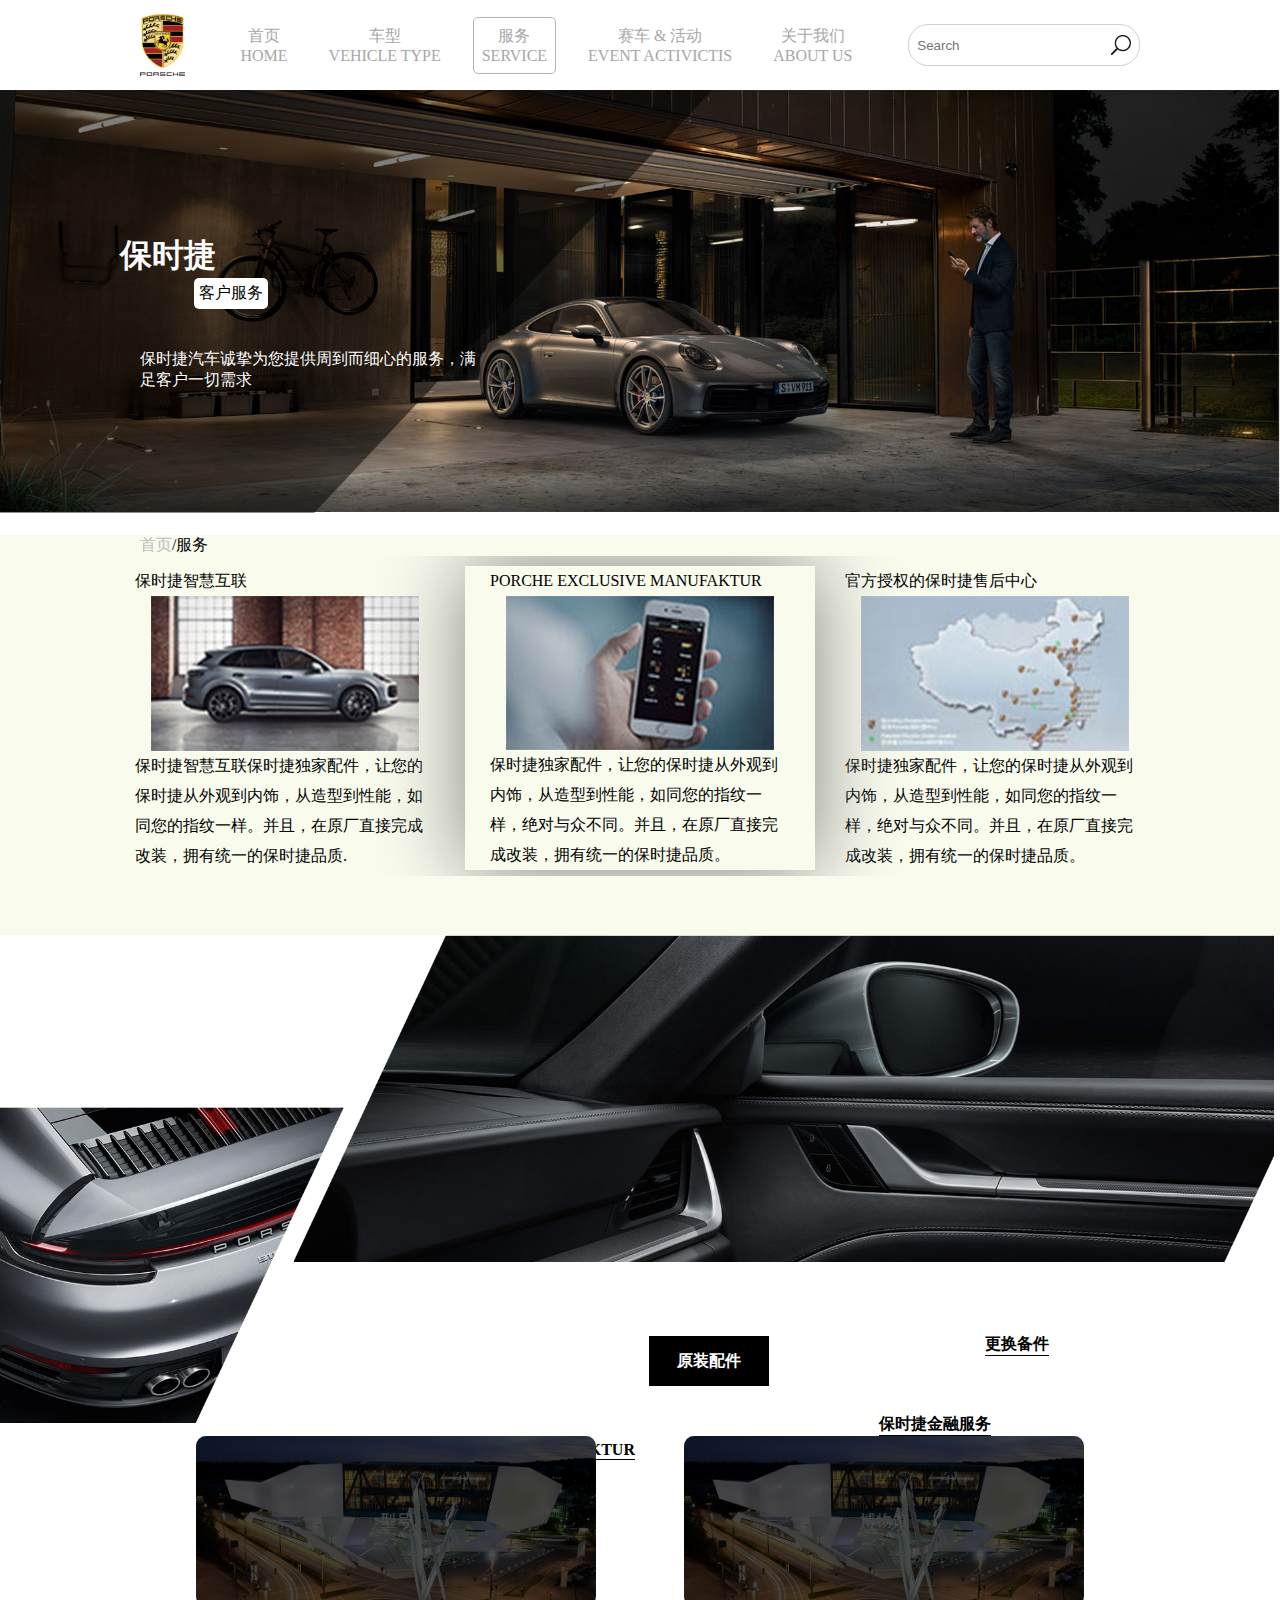
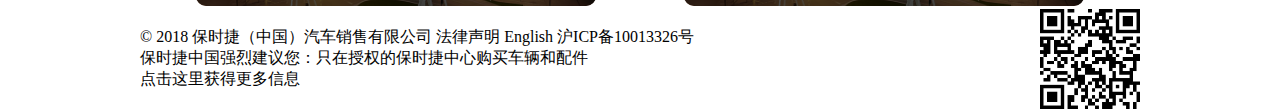
<file: service.html>
<!DOCTYPE html>
<html>
	<head>
		<meta charset="utf-8">
		<title></title>
		<link rel="icon" type="text/css" href="img/img1/logo.jpg"/>
		<link rel="stylesheet" type="text/css" href="css/service.css"/>
		<script src="js/ajax.js" type="text/javascript" charset="utf-8"></script>
	</head>
	<body>
		<header class="mui-bar mui-bar-nav" style="height: 90px;"></header>
		<article class="nav-img">
			<article>
				<h1>保时捷</h1>
				<p>客户服务</p>
				<p>保时捷汽车诚挚为您提供周到而细心的服务，满<br>足客户一切需求</p>
			</article>
			<article><img src="img/img4/1.jpg" alt=""></article>			
		</article>
		<article class="fuwu-lunbo">
			<p><span>首页</span>/服务</p>
			<article>
			<ul class="sve-lubo">
				
			</ul>	
			</article>
			
			
			
		</article>
		<article style="width: 1280px;margin: 0 auto;">
				<img src="img/img4/5.png" alt="" style="width: 345px;margin-top: 170px;">
				<img src="img/img4/6.png" alt="" style="position: absolute;width: 980px;margin-left: -55px;">
				<article class="xiang">
					<span>原装配件</span>
					<p>更换备件</p><br>
					<p>PORCHE EXCLUSIVE MANUFAKTUR</p>
					<p>保时捷金融服务</p>
				</article>
				<article class="sve-hover">
					<article class="car">型号<p></p></article>
				<article class="cara">博物馆<p></p></article>
				</article>
				
		</article>

		
		
		
		
		<footer style="height: 105px;" class="foot"></footer>
		<script src="js/chexing.js" type="text/javascript" charset="utf-8"></script>
		<script src="js/lunbo3.js" type="text/javascript" charset="utf-8"></script>
		<script src="js/service.js" type="text/javascript" charset="utf-8"></script>
	</body>
</html>
</file>
<file: css/index.css>
* {
  margin: 0;
  padding: 0;
  list-style: none;
}
header li:nth-child(1) {
  border: 1px solid #b3b3b3;
}
.legendjia {
  width: 1000px;
  margin: 0 auto;
  margin-top: 50px;
}
.legend2,
.legend3 {
  border: 1px solid;
  border-radius: 5px;
  width: 180px;
  font-size: 20px;
  line-height: 36px;
  text-align: center;
}
.carlunbo {
  width: 100%;
  height: 520px;
  margin: 0 auto;
  position: relative;
  background: #f9fbed;
  margin-bottom: -163px;
}
.carlunbo article:nth-of-type(1) {
  width: 1000px;
  height: 150px;
  margin: 0 auto;
  display: flex;
  align-items: center;
}
.carlunbo article:nth-of-type(1) .legend {
  border: 1px solid;
  border-radius: 5px;
  width: 180px;
  font-size: 20px;
  line-height: 36px;
  text-align: center;
}
.carlunbo article:nth-of-type(1) div:nth-of-type(2) {
  width: 800px;
  display: flex;
  flex-direction: column;
  align-items: center;
}
.carlunbo article:nth-of-type(1) div:nth-of-type(2) h1 {
  width: 300px;
  text-align: left;
  font-size: 36px;
}
.carlunbo article:nth-of-type(1) div:nth-of-type(2) p {
  width: 300px;
  color: #9f9d9b;
}
.carlunbo article:nth-of-type(2) {
  width: 1000px;
  margin: 0 auto;
  display: flex;
  flex-direction: column;
  align-items: center;
  margin-top: 50px;
}
.carlunbo article:nth-of-type(2) p {
  width: 300px;
  color: #9f9d9b;
}
.carlunbo .car-lunbo {
  height: 120px;
  width: 1200px;
  margin: 0 auto;
  position: relative;
}
.carlunbo .car-lunbo img {
  height: 120px;
  vertical-align: middle;
  opacity: 0.3;
  position: absolute;
  transition: 1s all ease-out;
}
.carlunbo .car-lunbo .p1 {
  transform: rotateY(30deg) translateX(5px) translateZ(20px);
  z-index: 1;
}
.carlunbo .car-lunbo .p2 {
  transform: rotateY(0deg) translateX(400px) translateZ(70px);
  opacity: 1;
  z-index: 2;
}
.carlunbo .car-lunbo .p3 {
  transform: rotateY(30deg) translateX(880px) translateZ(20px);
  z-index: 1;
}
.carlunbo .car-lunbo .p4 {
  transform: rotateY(40deg) translateX(880px) translateZ(-20px);
  z-index: -1;
}
.carlunbo .car-lunbo .p5 {
  transform: rotateY(40deg) translateX(5px) translateZ(-20px);
  z-index: -1;
}
.carlunbo > .img1 {
  width: 50px;
  height: 76px;
  position: absolute;
  background: url("../img/img1/leftc1.png") no-repeat;
  background-size: contain;
  top: 50%;
  left: 50px;
  margin-top: -38px;
}
.carlunbo > .img2 {
  width: 50px;
  height: 76px;
  position: absolute;
  background: url("../img/img1/rightc2.png") no-repeat;
  background-size: contain;
  top: 50%;
  right: 50px;
  margin-top: -38px;
}
.imgbg {
  width: 100%;
  position: relative;
}
.imgbg nav {
  width: 1000px;
  margin: 0 auto;
  position: relative;
}
.imgbg nav h1 {
  position: relative;
  left: 20px;
  top: 165px;
  color: white;
  font-size: 20px;
  font-weight: 900;
}
.imgbg nav p {
  position: relative;
  left: 20px;
  top: 165px;
  color: white;
  font-size: 20px;
}
.imgbg nav .right2 {
  color: black;
  left: 400px;
  top: 124px;
  font-size: 32px;
  width: 150px;
}
.imgbg nav #left1 {
  width: 158px;
  height: 52px;
  position: relative;
  left: 20px;
  top: 156px;
  background: white;
  text-align: center;
  line-height: 52px;
  border-radius: 10px;
  font-size: 26px;
  border: 0;
  outline: none;
  cursor: pointer;
}
.imgbg nav #right1 {
  width: 130px;
  height: 52px;
  position: relative;
  left: 380px;
  top: 80px;
  background: transparent;
  text-align: center;
  line-height: 52px;
  border-radius: 10px;
  font-size: 26px;
  border: 1px solid;
  outline: none;
  cursor: pointer;
}
.imgbg nav img {
  width: 100%;
}
.story {
  background: #f9fbed;
  width: 100%;
  position: relative;
}
.story div {
  width: 1200px;
  margin: 0 auto;
  display: flex;
  justify-content: space-around;
}
.story div #car2 {
  width: 400px;
  height: 300px;
  border-radius: 50%;
  margin: 40px auto;
}
.story div #person {
  width: 300px;
  height: 400px;
  margin: 40px auto;
  border-radius: 50%;
}
.story > nav {
  width: 800px;
  margin: 0 auto;
}
.story > nav h1 {
  font-size: 32px;
  margin-bottom: 20px;
}
.story > nav p {
  color: #9f9d9b;
  font-size: 20px;
}
.buy {
  position: relative;
  width: 100%;
}
.buy > nav {
  width: 1000px;
  margin: 0 auto;
  position: relative;
  padding-top: 111px;
}
.buy > nav img {
  width: 600px;
  height: 370px;
  position: absolute;
}
.buy .rightm {
  width: 1000px;
  margin: 0 auto;
}
.buy .rightm pre {
  text-align: right;
  line-height: 30px;
}
.consult {
  width: 100%;
  background: #f9fbed;
}
.consult nav {
  width: 1000px;
  height: 400px;
  margin: 0 auto;
  position: relative;
}
.consult nav img {
  height: 400px;
  position: absolute;
  top: 0;
  right: 0;
}
.consult nav div {
  position: relative;
  top: 30%;
}
.consult input {
  position: relative;
  top: 160px;
  width: 253px;
  height: 60px;
  border: 3px solid;
  background: #f9fbed;
  border-radius: 5px;
  cursor: pointer;
}
.recommend {
  width: 100%;
}
.recommend .first {
  display: flex;
  flex-wrap: wrap;
  justify-content: space-around;
  align-items: center;
  width: 1000px;
  margin: 0 auto;
}
.recommend .first li {
  width: 400px;
  height: 200px;
  border-radius: 10px;
  display: flex;
  align-items: center;
}
.recommend .first li:nth-of-type(1) {
  background: url(../img/img1/wei1.jpg) no-repeat;
  background-size: cover;
  margin: 150px 0 50px 0;
}
.recommend .first li:nth-of-type(2) {
  background: url(../img/img1/wei2.jpg) no-repeat;
  background-size: cover;
  margin: 150px 0 50px 0;
}
.recommend .first li:nth-of-type(3) {
  background: url(../img/img1/wei3.jpg) no-repeat;
  background-size: cover;
}
.recommend .first li:nth-of-type(4) {
  background: url(../img/img1/wei4.jpg) no-repeat;
  background-size: cover;
}
.recommend .first h1 {
  width: 100%;
  height: 80px;
  background: rgba(255, 255, 255, 0.5);
  text-align: center;
  line-height: 80px;
  font-size: 20px;
}
.adv {
  width: 100%;
}
.adv .second {
  width: 1000px;
  display: flex;
  margin: 0 auto;
  justify-content: space-between;
}
.adv .second li {
  width: 300px;
  height: 220px;
  border-radius: 10px;
  position: relative;
  margin: 60px 0 20px 0;
}
.adv .second li:nth-of-type(1) {
  background: url(../img/img1/wei-wb.jpg);
  background-repeat: no-repeat;
  background-size: 100% 100%;
}
.adv .second li:nth-of-type(2) {
  background: url(../img/img1/xl.jpg);
  background-repeat: no-repeat;
  background-size: 100% 100%;
}
.adv .second li:nth-of-type(3) {
  background: url(../img/img1/wei-wb.jpg);
  background-repeat: no-repeat;
  background-size: 100% 100%;
}
.adv .second img {
  width: 100px;
  height: 80px;
  position: absolute;
  right: 0;
  bottom: 0;
}
</file>
<file: css/about.css>
header li:nth-child(5) {
  border: 1px solid #b3b3b3;
}
* {
  padding: 0;
  margin: 0;
  list-style: none;
}
.bg {
  width: 100%;
}
.box li:nth-child(4) {
  border: 1px solid #b3b3b3;
  border-radius: 10px;
}
.shen {
  font-family: inherit;
}
.shen section {
  width: 1200px;
  margin: 0 auto;
}
.shen section > h1 {
  text-align: center;
  font-size: 36px;
  font-weight: 100;
  margin: 20px 0;
}
.shen section > div {
  display: flex;
}
.shen section > div > .art {
  width: 507px;
  margin-left: 100px;
}
.shen section > div > .art h3 {
  font-size: 28px;
  margin: 20px;
}
.shen section > div > .art p {
  font-size: 16px;
}
.shen section > div > .art input {
  width: 127px;
  height: 50px;
  background: black;
  color: white;
  font-size: 20px;
  border: 0;
  outline: none;
  cursor: pointer;
  margin: 30px 0;
}
.shen section > div > .art input:hover {
  background: #d5001c;
  transition: "2s ease";
}
article .menu1 {
  width: 100%;
  background: #eff0f1;
  margin-top: -3px;
}
article .menu1 > div {
  width: 1300px;
  margin: 0 auto;
  height: 60px;
}
article .menu1 > div nav {
  cursor: pointer;
  position: relative;
  left: 20px;
  font-size: 24px;
}
article .menu1 div:nth-of-type(2) {
  width: 100%;
  background: #eff0f1;
}
article .menu1 div:nth-of-type(2) .navail {
  width: 60px;
  height: 60px;
  background: #950014;
  position: relative;
  left: 150px;
  display: flex;
  align-items: center;
  justify-content: center;
  cursor: pointer;
  margin-left: 20px;
  transition: "2s ease";
}
article .menu1 div:nth-of-type(2) .navail .na {
  width: 25px;
  height: 25px;
  background: url("../img/icon/navail1.png") no-repeat;
  background-size: contain;
  position: relative;
  z-index: 999;
}
article .menu1 div:nth-of-type(2) .navail:hover {
  background-color: black;
}
article .menu1 div:nth-of-type(2) .navail:hover .na {
  background: url(../img/icon/navai3.png) no-repeat;
  background-size: contain;
}
.back > ul {
  display: flex;
  justify-content: space-between;
  margin: 30px 0;
}
.back > ul > li {
  padding-right: 20px;
  border-right: 1px solid;
}
.back > ul > li:nth-last-child(1) {
  border-right: 0;
}
hr {
  width: 1200px;
  margin: 0 auto;
}
.back1 {
  width: 100%;
}
.back1 .back-back {
  margin: 50px 0 100px 0;
  display: flex;
  justify-content: space-between;
}
.back1 .back-back > li {
  border-right: 0;
  color: #848484;
}
.back1 .back-back > li > ul {
  color: black;
}
.back1 .back-back > li > ul > li {
  margin: 20px 0;
}
.back1 .back-back > li > ul > li:hover {
  color: #d5001c;
  cursor: pointer;
}
.choice {
  background: #191f22;
}
.select {
  display: flex;
  justify-content: center;
}
.select select {
  margin: 40px 20px;
  width: 300px;
  height: 50px;
}
.spare {
  width: 292px;
  height: 50px;
  outline: none;
  background: #191f22;
  color: white;
  text-align: left;
  line-height: 50px;
  font-size: 20px;
  padding-left: 10px;
  cursor: pointer;
}
.spare .spare-icon {
  width: 25px;
  height: 25px;
  vertical-align: middle;
}
.spare:hover {
  background: #d5001c;
}
.spare:hover .dis {
  display: flex;
}
.dis {
  position: absolute;
  width: 300px;
  flex-wrap: wrap;
  background: white;
  justify-content: left;
  margin: 0 0 0 -10px;
  border: 1px solid #848484;
  display: none;
}
.dis img {
  width: 95px;
  display: block;
  margin: 3px 2px ;
  cursor: pointer;
}
.dis img:hover {
  opacity: 0.7;
}
#posche {
  color: #848484;
  font-size: 24px;
  margin: 40px 20px 0 20px;
}
#posche #posche-icon {
  display: flex;
}
#posche #posche-icon > li {
  width: 50px;
  height: 50px;
  background: black;
  text-align: center;
  line-height: 50px;
}
#posche #posche-icon > li > img {
  width: 25px;
  height: 25px;
}
#posche #posche-icon > li:hover {
  background: #d5001c;
}
.news-box {
  width: 1300px;
  margin: 20px auto;
}
.news-box > p {
  width: 600px;
  font-size: 20px;
}
.news-box:hover {
  color: red;
  cursor: pointer;
}
</file>
<file: css/chexing.css>
* {
  margin: 0;
  padding: 0;
  list-style: none;
}
header li:nth-child(2) {
  border: 1px solid #b3b3b3;
}
.car-lie {
  margin: -9px auto;
  width: 1000px;
  display: flex;
  justify-content: space-between;
  align-items: center;
}
.car-lie p {
  width: 88px;
  height: 32px;
  text-align: center;
  line-height: 32px;
  border-bottom: 3px solid #a8a8a8;
}
.car-lie p span {
  color: #bfbdbd;
}
.car-lie ul {
  width: 775px;
  height: 80px;
}
.car-lie ul li {
  float: left;
  width: 155px;
  height: 70px;
  text-align: center;
  line-height: 70px;
  background: url(../img/img2/bg-text.png);
  background-repeat: no-repeat;
  background-size: 100% 100%;
  background-position-y: 5px;
}
#qiehuan2 {
  background-image: url(../img/img2/bg-text2.png);
}
.car {
  position: relative;
  cursor: pointer;
}
.che {
  display: none;
}
.car-xing {
  width: 1000px;
  margin: 0 auto;
  position: relative;
}
.car-xing .car-sanjiao {
  height: 333px;
  position: absolute;
  top: 50px;
}
.car-xing .car-qingxie {
  height: 250px;
  position: absolute;
  left: 180px;
}
.car-xing .car-car {
  height: 150px;
  position: absolute;
  left: 323px;
  top: 134px;
}
.car-xing .car-text1,
.car-xing .car-text2,
.car-xing .car-text3 {
  position: absolute;
}
.car-xing .car-text1 {
  left: 505px;
  top: 30px;
}
.car-xing .car-text2 {
  font-size: 8px;
  left: 505px;
  top: 277px;
}
.car-xing .car-text3 {
  left: 60px;
  top: 333px;
}
.car-xing .fengexian1 {
  margin-top: 380px;
  margin-left: 60px;
  width: 555px;
}
.car-xing2 {
  width: 1000px;
  margin: 0 auto;
  position: relative;
}
.car-xing2 .car-sanjiao2 {
  height: 333px;
  position: absolute;
  top: -150px;
  right: 0;
}
.car-xing2 .car-qingxie2 {
  height: 250px;
  position: absolute;
  left: 0;
}
.car-xing2 .car-car2 {
  height: 150px;
  position: absolute;
  left: 210px;
  top: 134px;
}
.car-xing2 .car-text4,
.car-xing2 .car-text5,
.car-xing2 .car-text6 {
  position: absolute;
}
.car-xing2 .car-text4 {
  left: 55px;
  top: 30px;
}
.car-xing2 .car-text5 {
  font-size: 8px;
  left: 55px;
  top: 277px;
}
.car-xing2 .car-text6 {
  left: 724px;
  top: 333px;
}
.car-xing2 .fengexian2 {
  margin-top: 380px;
  margin-left: 300px;
  width: 555px;
}
.yangshi {
  height: 928px;
  position: relative;
}
.gengduoyangshi {
  width: 100%;
  height: 555px;
  background: url(../img/img2/bg-1.png);
  background-size: 100% 100%;
  position: absolute;
  z-index: 999;
}
.gengduoyangshi .gengduoyangshi-text {
  width: 1000px;
  margin: 30px auto;
}
.gengduoyangshi .gengduoyangshi-text img:nth-of-type(1) {
  margin-top: 55px;
}
.gengduoyangshi .gengduoyangshi-text p:nth-of-type(1) {
  margin-left: 255px;
}
.gengduoyangshi .gengduoyangshi-text img:nth-of-type(2) {
  margin-top: -72px;
  margin-left: 355px;
}
.gengduoyangshi .gengduoyangshi-text p:nth-of-type(2) {
  margin-left: 600px;
}
.gengduoyangshi .gengduoyangshi-text img:nth-of-type(3) {
  margin-top: -72px;
  margin-left: 700px;
}
.gengduoyangshi .gengduoyangshi-text p:nth-of-type(3) {
  margin-left: 925px;
}
.datu {
  width: 100%;
  position: absolute;
  top: 266px;
  margin: 0 auto;
}
.datu img {
  width: 100%;
}
.car-qi {
  height: 500px;
  background: #f9fbed;
  display: flex;
  flex-direction: column;
  align-items: center;
}
.car-qi .car-qi-text {
  margin-top: 50px;
}
.car-qi .car-qi-color {
  height: 555px;
  display: flex;
  flex-direction: column;
  align-items: center;
  margin-top: 50px;
}
.car-qi .car-qi-color .left_move,
.car-qi .car-qi-color .right_move {
  height: 30px;
  width: 30px;
  position: absolute;
}
.car-qi .car-qi-color .left_move {
  background: url(../img/img2/18.png);
  background-size: cover;
  background-position-x: 30px;
  left: 495px;
}
.car-qi .car-qi-color .right_move {
  background: url(../img/img2/18.png);
  background-size: cover;
  left: 822px;
  cursor: pointer;
}
.car-qi .car-qi-color .car-qi-color-point {
  display: flex;
  width: 280px;
  height: 50px;
  justify-content: space-between;
}
.car-qi .car-qi-color .car-qi-color-point li {
  width: 30px;
  height: 30px;
  border-radius: 50%;
  display: flex;
  justify-content: center;
  align-items: center;
  cursor: pointer;
}
.car-qi .car-qi-color .car-qi-color-point li p {
  width: 20px;
  height: 20px;
  border-radius: 50%;
}
.car-qi .car-qi-color .car-qi-color-point li:nth-child(1) p {
  background-color: #ba0b1a;
}
.car-qi .car-qi-color .car-qi-color-point li:nth-child(2) p {
  background-color: #575757;
}
.car-qi .car-qi-color .car-qi-color-point li:nth-child(3) p {
  background-color: #b58d0f;
}
.car-qi .car-qi-color .car-qi-color-point li:nth-child(4) p {
  background-color: #000000;
}
.car-qi .car-qi-color .car-qi-color-point li:nth-child(5) p {
  background-color: #be1800;
}
.car-qi .car-qi-color .car-qi-color-point li:nth-child(6) p {
  background-color: #5da000;
}
.car-qi .car-qi-color .car-qi-color-point li:nth-child(7) p {
  background-color: #84ab00;
}
.car-qi .car-qi-color .car-qi-color-point #da {
  height: 30px;
  width: 30px;
}
.car-qi .car-qi-color .car-qi-color2 {
  margin-top: 50px;
  position: relative;
}
.car-qi .car-qi-color .car-qi-color2 li {
  position: absolute;
  left: -360px;
  display: none;
}
.car-qi .car-qi-color .car-qi-color2 #btn {
  display: block;
}
.gengduo {
  position: relative;
  height: 834px;
  background: url(../img/img2cheqi/9.png);
  background-repeat: no-repeat;
  background-size: 100% 100%;
}
.gengduo .gengduo-text {
  display: flex;
  flex-direction: column;
  align-items: center;
}
.gengduo .gengduo-text h1 {
  margin-top: 50px;
  text-align: center;
}
.gengduo .gengduo-text p:nth-of-type(1) {
  text-align: center;
  width: 778px;
  font-size: 15px;
}
.gengduo .gengduo-bg-dingwei {
  width: 1000px;
  display: flex;
  justify-content: space-between;
  margin: 0 auto;
}
.gengduo .gengduo-bg-dingwei .gengduo-bg {
  width: 480px;
  height: 368px;
  background: url(../img/img2cheqi/10.png);
  text-align: center;
  line-height: 368px;
  margin-top: 90px;
}
.gengduo .gengduo-bg-dingwei .gengduo-bg2 {
  width: 480px;
  height: 368px;
  background: url(../img/img2cheqi/8.png);
  text-align: center;
  line-height: 368px;
  left: 99px;
  top: 99px;
}
</file>
<file: css/chexingxinagqing.css>
* {
  margin: 0;
  padding: 0;
  list-style: none;
}
header li:nth-child(2) {
  border: 1px solid #b3b3b3;
}
.nav-bg {
  width: 100%;
  height: 759px;
  background: url(../img/img3/porsche-zoom23.jpg);
  background-repeat: no-repeat;
  background-size: 100% ;
  overflow: hidden;
}
.nav-bg h1 {
  color: #f0f0f0;
  margin-top: 630px;
  margin-left: 100px;
}
.nav-bg ul {
  display: flex;
  margin-left: 100px;
}
.nav-bg ul li {
  padding: 5px;
  color: #f0f0f0;
}
.nav-bg ul li:nth-child(2) {
  border-left: 2px solid #ffffff;
  border-right: 2px solid #ffffff;
}
.big-bg {
  height: 1911px;
  background: url(../img/img3/bg-1.jpg);
  background-size: 100%;
  position: relative;
}
.big-bg .big-bg-text {
  width: 1000px;
  height: 80px;
  position: relative;
  z-index: 2;
  margin: 0 auto;
}
.big-bg .big-bg-text .big-bg-text-1 span {
  color: #cccdc3;
}
.big-bg .big-bg-text .big-bg-text-2 {
  position: absolute;
  right: 0;
}
.big-bg .big-bg-text .big-bg-text-2 p:nth-of-type(1) {
  margin-top: 90px;
}
.big-bg .big-bg-text .big-bg-text-2 p:nth-of-type(2) {
  margin-top: 30px;
  color: #a70c0b;
}
.big-bg .big-bg-text .chexing-2 {
  width: 480px;
  margin-left: 215px;
  margin-top: 115px;
}
.big-bg .big-bg-text .xingneng {
  display: flex;
  justify-content: space-between;
  align-items: center;
  width: 1000px;
  height: 400px;
  position: relative;
}
.big-bg .big-bg-text .xingneng .xingneng-img img {
  width: 300px;
}
.big-bg .big-bg-text .xingneng .xingneng-text {
  width: 600px;
  color: #bfbdbf;
}
.big-bg .big-bg-text .neishi {
  display: flex;
  justify-content: space-between;
  align-items: center;
  width: 1000px;
  height: 400px;
}
.big-bg .big-bg-text .neishi .neishi-img img {
  width: 300px;
}
.big-bg .big-bg-text .neishi .neishi-text {
  width: 600px;
  color: #bfbdbf;
}
.big-bg .big-bg-text .xuangua {
  display: flex;
  justify-content: space-between;
  align-items: center;
  width: 1000px;
  height: 400px;
  position: relative;
}
.big-bg .big-bg-text .xuangua .xuangua-img img {
  width: 300px;
}
.big-bg .big-bg-text .xuangua .xuangua-text {
  width: 600px;
  color: #bfbdbf;
}
.big-bg .foot-bg {
  width: 100%;
  position: absolute;
  bottom: 0;
}
.big-bg .foot-bg img {
  width: 100%;
}
.jianjie {
  width: 1000px;
  height: 580px;
  margin: 0 auto;
  display: flex;
  justify-content: space-between;
  position: relative;
  margin-top: -50px;
}
.jianjie .waiguan {
  width: 49.9%;
  height: 580px;
  display: flex;
  justify-content: center;
  align-items: center;
  background: url(../img/img3/chexing-8.png);
  background-size: 100%;
  background-repeat: no-repeat;
}
.jianjie .waiguan article {
  width: 90%;
  float: right;
}
.jianjie .waiguan p {
  margin-top: 50px;
}
.jianjie .waiguan img {
  width: 300px;
  float: right;
  clear: both;
  position: relative;
  left: 50px;
}
.jianjie .neishi2 {
  width: 49.9%;
  height: 580px;
  display: flex;
  justify-content: center;
  align-items: center;
  word-wrap: break-word;
  background: url(../img/img3/chexing-8.png);
  background-size: 100%;
  background-repeat: no-repeat;
}
.jianjie .neishi2 article {
  width: 90%;
}
.jianjie .neishi2 article p {
  margin-top: 50px;
}
.jianjie .neishi2 img {
  width: 200px;
  float: left;
  clear: both;
  margin-left: -50px;
}
</file>
<file: css/event.css>
header li:nth-child(4) {
  border: 1px solid #b3b3b3;
}
* {
  padding: 0;
  margin: 0;
  list-style: none;
}
.bg {
  width: 100%;
}
.box li:nth-child(4) {
  border: 1px solid #b3b3b3;
  border-radius: 10px;
}
.shen {
  font-family: inherit;
}
.shen section {
  width: 1200px;
  margin: 0 auto;
}
.shen section > h1 {
  text-align: center;
  font-size: 36px;
  font-weight: 100;
  margin: 20px 0;
}
.shen section > div {
  display: flex;
}
.shen section > div > .art {
  width: 507px;
  margin-left: 100px;
}
.shen section > div > .art h3 {
  font-size: 28px;
  margin: 20px;
}
.shen section > div > .art p {
  font-size: 16px;
}
.shen section > div > .art input {
  width: 127px;
  height: 50px;
  background: black;
  color: white;
  font-size: 20px;
  border: 0;
  outline: none;
  cursor: pointer;
  margin: 30px 0;
}
.shen section > div > .art input:hover {
  background: #d5001c;
  transition: "2s ease";
}
article .menu1 {
  width: 100%;
  background: #eff0f1;
  margin-top: -3px;
}
article .menu1 > div {
  width: 1300px;
  margin: 0 auto;
  height: 60px;
}
article .menu1 > div nav {
  cursor: pointer;
  position: relative;
  left: 20px;
  font-size: 24px;
}
article .menu1 div:nth-of-type(2) {
  width: 100%;
  background: #eff0f1;
}
article .menu1 div:nth-of-type(2) .navail {
  width: 60px;
  height: 60px;
  background: #950014;
  position: relative;
  left: 150px;
  display: flex;
  align-items: center;
  justify-content: center;
  cursor: pointer;
  margin-left: 20px;
  transition: "2s ease";
}
article .menu1 div:nth-of-type(2) .navail .na {
  width: 25px;
  height: 25px;
  background: url("../img/icon/navail1.png") no-repeat;
  background-size: contain;
  position: relative;
  z-index: 999;
}
article .menu1 div:nth-of-type(2) .navail:hover {
  background-color: black;
}
article .menu1 div:nth-of-type(2) .navail:hover .na {
  background: url(../img/icon/navai3.png) no-repeat;
  background-size: contain;
}
.back > ul {
  display: flex;
  justify-content: space-between;
  margin: 30px 0;
}
.back > ul > li {
  padding-right: 20px;
  border-right: 1px solid;
}
.back > ul > li:nth-last-child(1) {
  border-right: 0;
}
hr {
  width: 1200px;
  margin: 0 auto;
}
.back1 {
  width: 100%;
}
.back1 .back-back {
  margin: 50px 0 100px 0;
  display: flex;
  justify-content: space-between;
}
.back1 .back-back > li {
  border-right: 0;
  color: #848484;
}
.back1 .back-back > li > ul {
  color: black;
}
.back1 .back-back > li > ul > li {
  margin: 20px 0;
}
.back1 .back-back > li > ul > li:hover {
  color: #d5001c;
  cursor: pointer;
}
.choice {
  background: #191f22;
}
.select {
  display: flex;
  justify-content: center;
}
.select select {
  margin: 40px 20px;
  width: 300px;
  height: 50px;
}
.spare {
  width: 292px;
  height: 50px;
  outline: none;
  background: #191f22;
  color: white;
  text-align: left;
  line-height: 50px;
  font-size: 20px;
  padding-left: 10px;
  cursor: pointer;
}
.spare .spare-icon {
  width: 25px;
  height: 25px;
  vertical-align: middle;
}
.spare:hover {
  background: #d5001c;
}
.spare:hover .dis {
  display: flex;
}
.dis {
  position: absolute;
  width: 300px;
  flex-wrap: wrap;
  background: white;
  justify-content: left;
  margin: 0 0 0 -10px;
  border: 1px solid #848484;
  display: none;
}
.dis img {
  width: 95px;
  display: block;
  margin: 3px 2px ;
  cursor: pointer;
}
.dis img:hover {
  opacity: 0.7;
}
#posche {
  color: #848484;
  font-size: 24px;
  margin: 40px 20px 0 20px;
}
#posche #posche-icon {
  display: flex;
}
#posche #posche-icon > li {
  width: 50px;
  height: 50px;
  background: black;
  text-align: center;
  line-height: 50px;
}
#posche #posche-icon > li > img {
  width: 25px;
  height: 25px;
}
#posche #posche-icon > li:hover {
  background: #d5001c;
}
.news-box {
  width: 1300px;
  margin: 20px auto;
}
.news-box > p {
  width: 600px;
  font-size: 20px;
}
.news-box:hover {
  color: red;
  cursor: pointer;
}
</file>
<file: css/footer.css>
* {
  margin: 0;
  padding: 0;
  list-style: none;
}
footer {
  display: flex;
  height: 102px;
  width: 1000px;
  margin: 0 auto;
  justify-content: space-between;
  align-items: center;
}
footer img {
  height: 100px;
}
</file>
<file: css/head.css>
* {
  margin: 0;
  padding: 0;
  list-style: none;
}
header {
  height: 80px;
  width: 1000px;
  margin: 0 auto;
  display: flex;
  justify-content: space-between;
  align-items: center;
}
header img {
  width: 45px;
}
header ul {
  width: 630px;
  display: flex;
  justify-content: space-between;
}
header ul li {
  padding: 8px;
  border-radius: 5px ;
  border: 1px solid white;
  text-align: center;
  cursor: pointer;
}
header ul li a {
  text-decoration: none;
  color: #a8a7a7;
}
header ul li:hover {
  border: 1px solid #b5b5b5;
}
header p {
  height: 40px;
  width: 230px;
  border: 1px solid #d3cfcd;
  border-radius: 20px;
  display: flex;
  justify-content: space-around;
  align-items: center;
  cursor: pointer;
}
header p input {
  height: 20px;
  border: none;
  outline: none;
}
header p img {
  width: 20px;
  height: 20px;
}
</file>
<file: css/lunbo.css>
* {
  margin: 0;
  padding: 0;
  list-style: none;
}
article {
  width: 100%;
  overflow: hidden;
  position: relative;
}
article ul {
  width: 400%;
  display: flex;
  position: relative;
  left: 0;
}
article ul li {
  width: 100%;
}
article ul li img {
  width: 100%;
}
article .left_move,
article .right_move {
  width: 50px;
  height: 94px;
  text-align: center;
  line-height: 80px;
  position: absolute;
  top: 50%;
  margin-top: -40px;
  z-index: 2;
}
article .right_move {
  right: 30px;
  background-image: url(../img/img1/right1.png);
  background-size: cover;
}
article .right_move:hover {
  background-image: url(../img/img1/right2.png);
}
article .left_move {
  left: 30px;
  background-image: url(../img/img1/left1.png);
  background-size: cover;
}
article .left_move:hover {
  background-image: url(../img/img1/left2.png);
}
article .yidong {
  width: 25%;
  height: 10px;
  background-color: red;
  position: absolute;
  left: 0;
  bottom: -6px;
}
</file>
<file: css/service.css>
header li:nth-child(3) {
  border: 1px solid #b3b3b3;
}
.nav-img {
  width: 100%;
  height: 445px;
  position: relative;
}
.nav-img article:nth-of-type(1) {
  position: absolute;
  z-index: 2;
  height: 445px;
  width: 56%;
  color: #ffffff;
  background: url(../img/img4/bg-1.png);
  background-repeat: no-repeat;
  background-size: 100%;
  display: flex;
  flex-direction: column;
  align-items: center;
  justify-content: center;
}
.nav-img article:nth-of-type(1) h1 {
  margin-left: -380px;
}
.nav-img article:nth-of-type(1) p:nth-of-type(1) {
  background: #ffffff;
  padding: 5px;
  margin-left: -255px;
  color: black;
  border-radius: 5px;
}
.nav-img article:nth-of-type(1) p:nth-of-type(1):hover {
  background: black;
  color: #ffffff;
}
.nav-img article:nth-of-type(1) p:nth-of-type(2) {
  margin-left: -100px;
  margin-top: 40px;
}
.nav-img article {
  width: 100%;
  position: absolute;
}
.nav-img article img {
  width: 100%;
}
.fuwu-lunbo {
  height: 400px;
  background: #f9fbed;
}
.fuwu-lunbo p {
  margin: 0 auto;
  width: 1000px;
}
.fuwu-lunbo p span {
  color: #bfbdbd;
}
.fuwu-lunbo article {
  width: 1010px;
  height: 320px;
  margin: 0 auto;
  overflow: hidden;
}
.fuwu-lunbo article ul {
  width: 2000px;
  margin: 0 auto;
  margin-top: 10px;
  position: relative;
  left: 0;
}
.fuwu-lunbo article ul li {
  width: 300px;
  background-color: #f9fbed;
  display: flex;
  flex-direction: column;
  align-items: center;
  position: absolute;
  float: left;
}
.fuwu-lunbo article ul li img {
  width: 268px;
}
.fuwu-lunbo article ul li p {
  width: 300px;
  word-wrap: break-word;
  line-height: 30px;
}
.fuwu-lunbo article ul li:nth-of-type(2) {
  width: 350px;
  box-shadow: 0 0 80px 0 gray;
  z-index: 2;
  left: 330px;
}
.fuwu-lunbo article ul li:nth-of-type(3) {
  left: 710px;
}
.fuwu-lunbo article ul li:nth-of-type(4) {
  left: 1040px;
}
.fuwu-lunbo article ul li:nth-of-type(5) {
  left: 1370px;
}
.fuwu-lunbo article ul li:nth-of-type(6) {
  left: 1720px;
}
.xiang {
  width: 700px;
  display: inline-block;
  font-weight: 900;
}
.xiang span {
  display: inline-block;
  margin-left: 300px;
  width: 120px;
  height: 50px;
  text-align: center;
  line-height: 50px;
  background: black;
  color: #FFFFFF;
  float: left;
}
.xiang p:nth-of-type(1) {
  display: inline-block;
  float: right;
  margin-top: -2px;
  border-bottom: 1px solid;
}
.xiang p:nth-of-type(2) {
  position: absolute;
  display: inline-block;
  margin-top: 55px;
  border-bottom: 1px solid;
}
.xiang p:nth-of-type(3) {
  display: inline-block;
  margin-left: 530px;
  margin-top: 28px;
  border-bottom: 1px solid;
}
.sve-hover {
  width: 888px;
  margin: 0 auto;
  display: flex;
  justify-content: space-between;
}
.car {
  width: 400px;
  height: 170px;
  position: relative;
  text-align: center;
  line-height: 170px;
  background-image: url(../img/img4/8.jpg);
  background-size: 400px;
  border-radius: 10px;
  color: #FFFFFF;
  cursor: pointer;
}
.car p {
  position: absolute;
  top: 0;
  width: 400px;
  height: 170px;
  background: rgba(0, 0, 0, 0.7);
  border-radius: 10px;
  opacity: 1;
}
.car p:hover {
  opacity: 0;
}
.cara {
  width: 400px;
  height: 170px;
  text-align: center;
  line-height: 170px;
  position: relative;
  background-image: url(../img/img4/8.jpg);
  background-size: 400px;
  border-radius: 10px;
  color: #FFFFFF;
  cursor: pointer;
}
.cara p {
  position: absolute;
  top: 0;
  width: 400px;
  height: 170px;
  background: rgba(0, 0, 0, 0.7);
  border-radius: 10px;
  opacity: 1;
}
.cara p:hover {
  opacity: 0;
}
</file>
